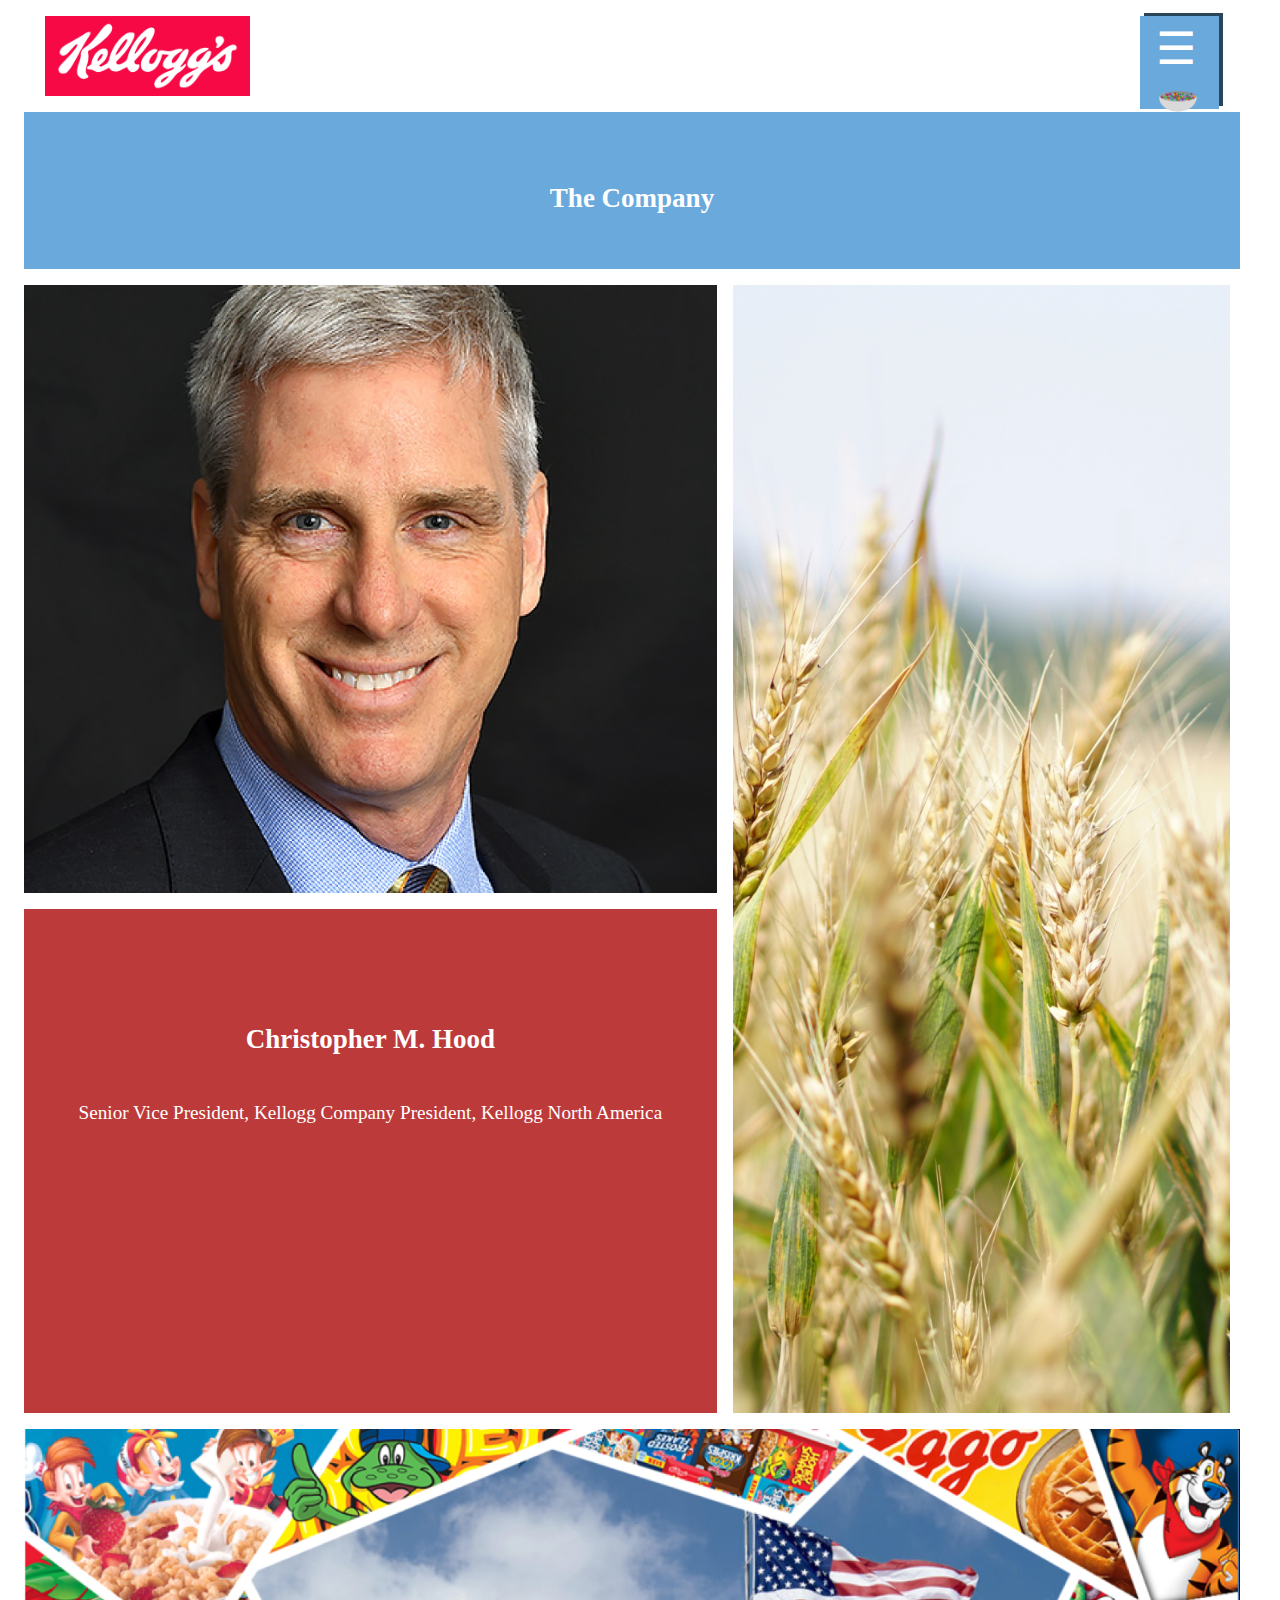
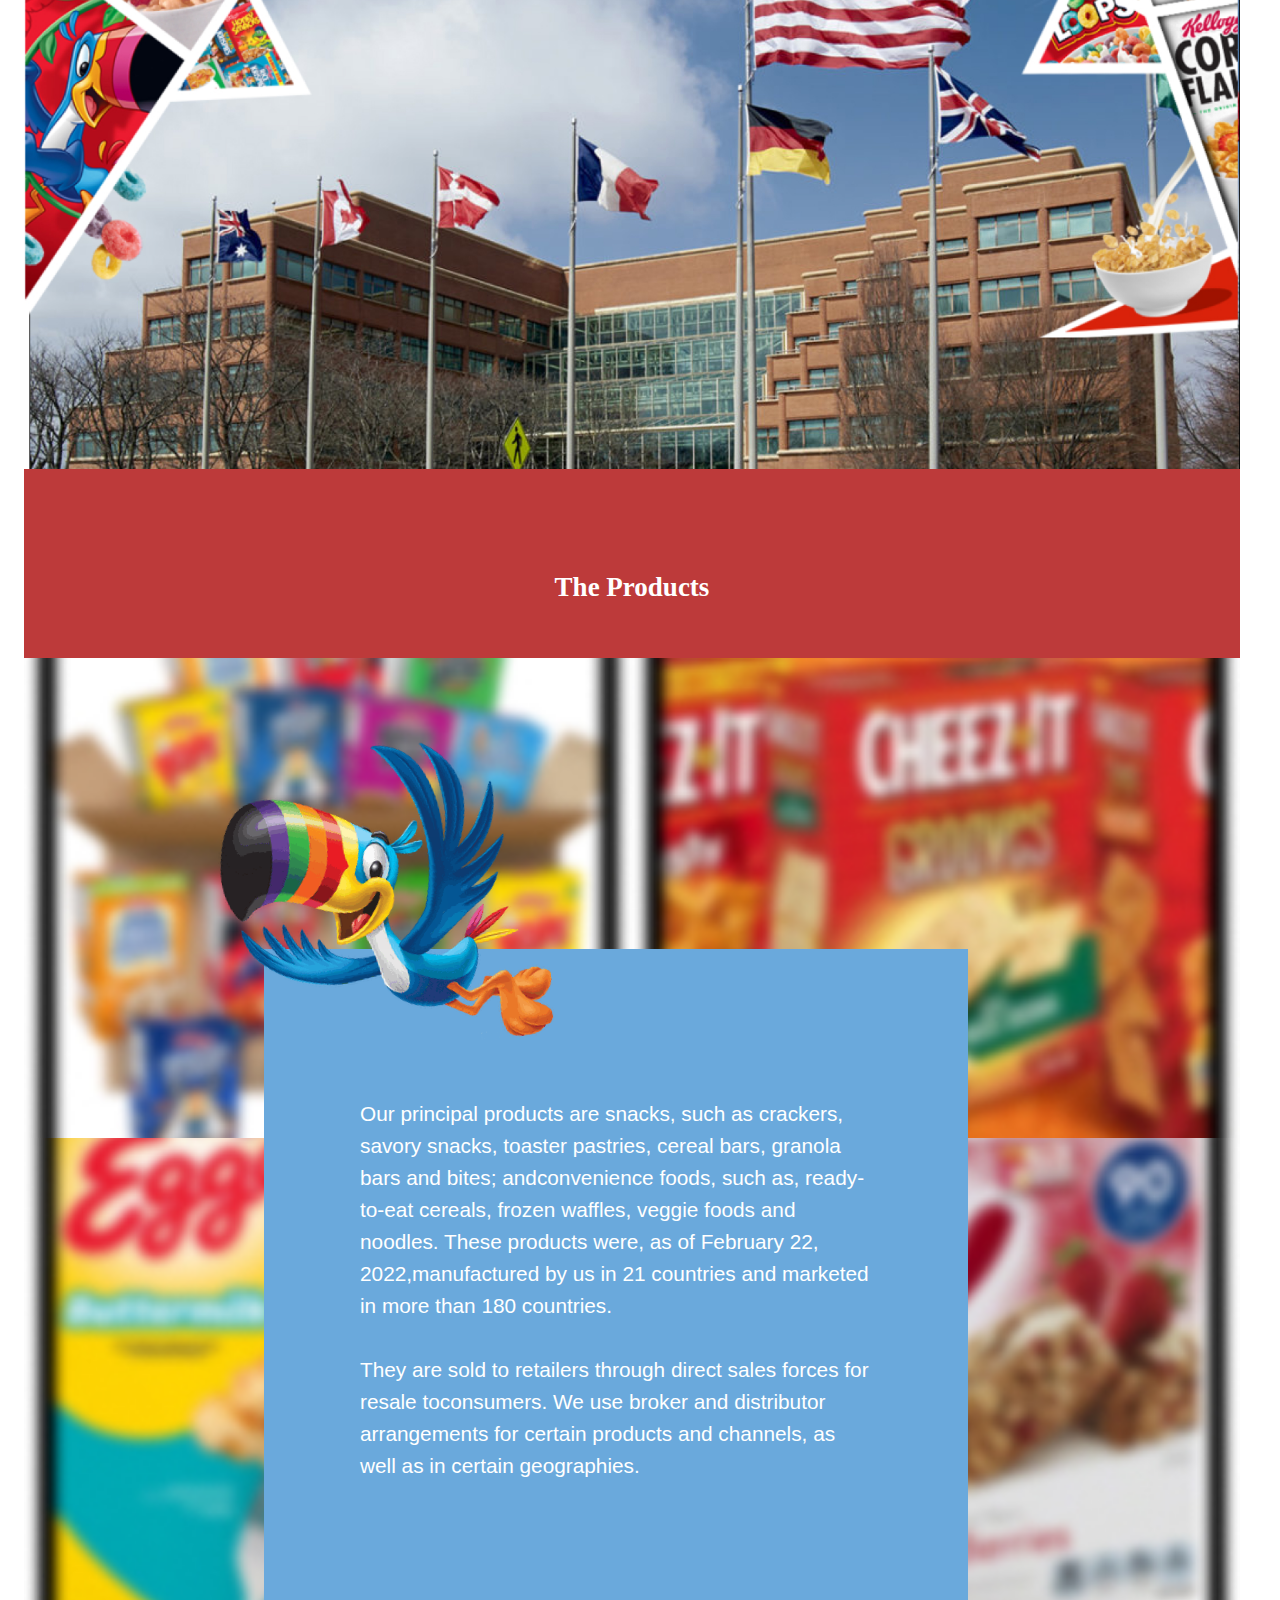
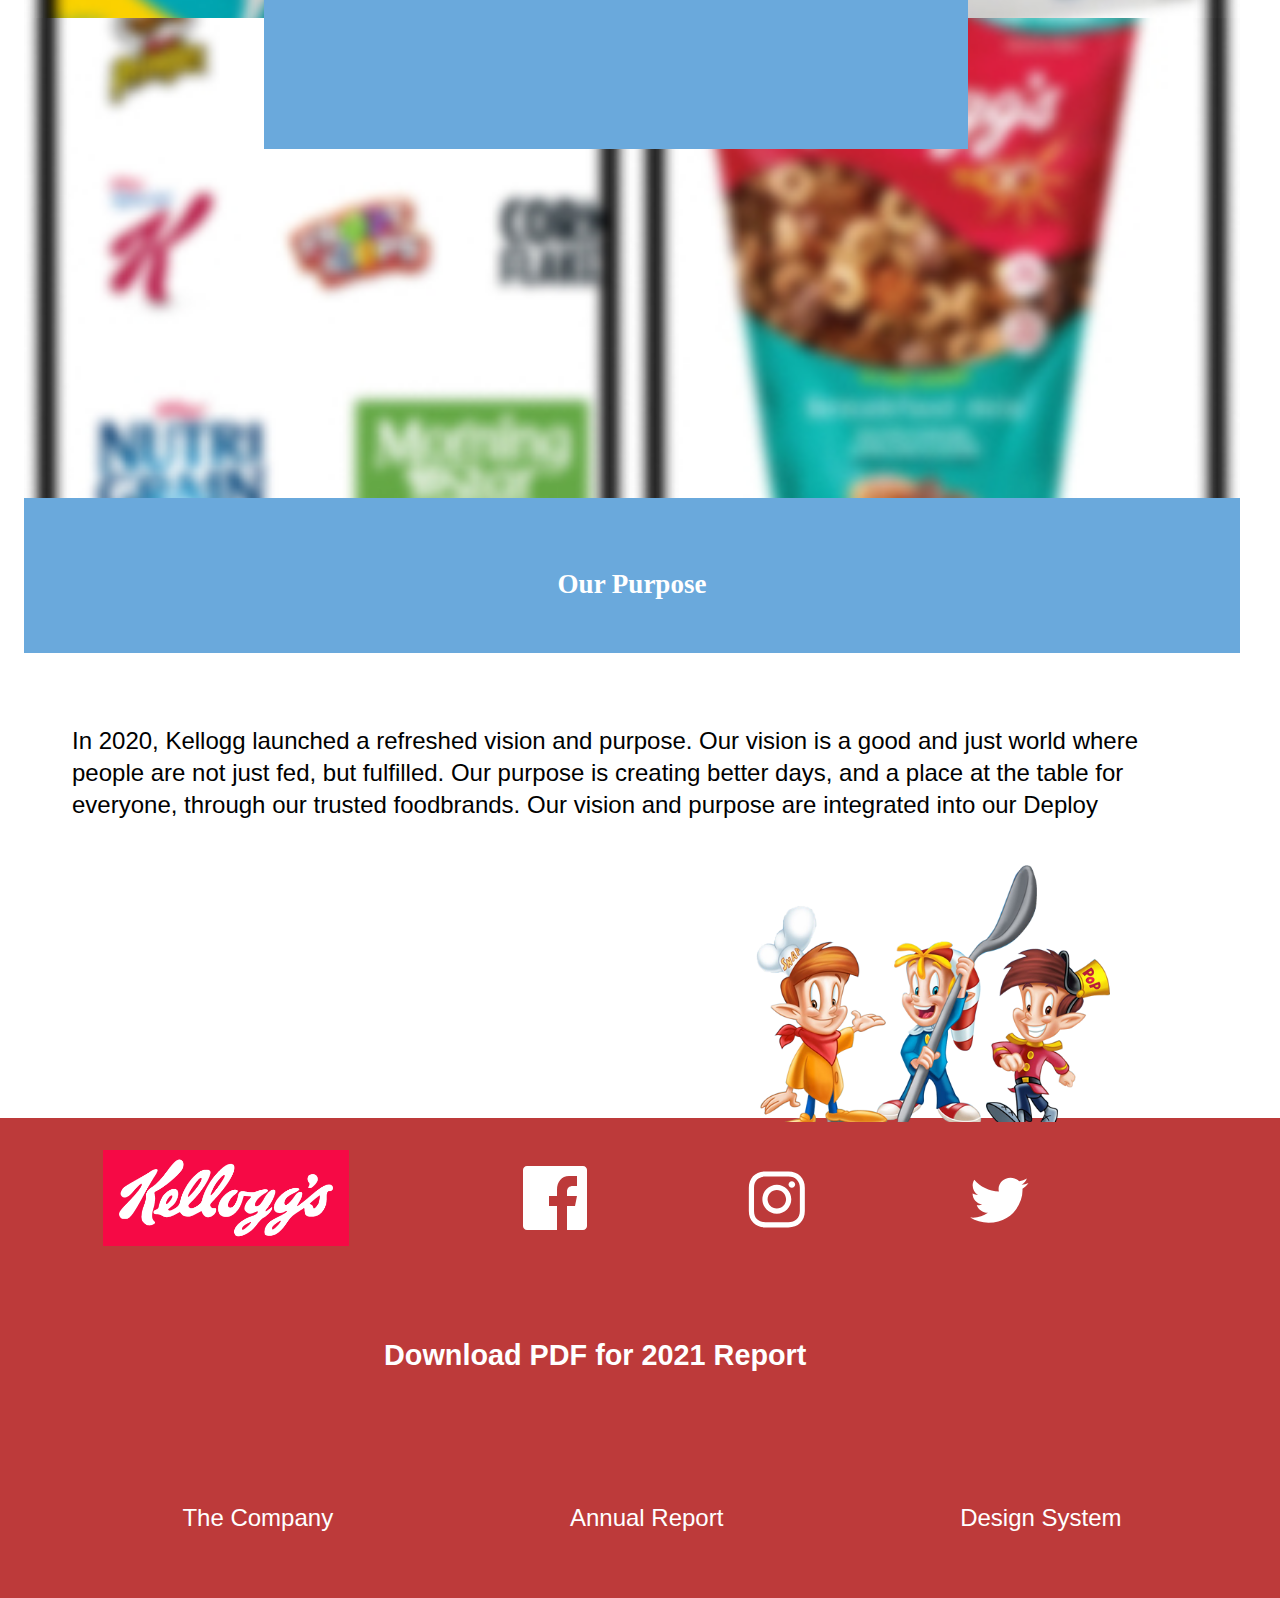
<file: index.html>
<!doctype html>
<html lang="en">
<head>
<meta charset="UTF-8">
<meta name="viewport" content="width=device-width, initial-scale=1">
	<link rel="stylesheet" href="styles/style.css">
	<link rel="stylesheet" href="https://unpkg.com/aos@next/dist/aos.css" />
<title>AnnualReport</title>
</head>
<body>
<section class="container">
<div id="myNav" class="overlay">
<a href="javascript:void(0)" class="closebtn" onclick="closeNav()">&times;</a>
<div class="logo"><img src="image/DesktopLogo.png" alt="Kellogg's logo"></div>
<div class="overlay-content">
<a href="index.html">Home</a>
<a href="annualreport.html">Annual Report</a>
<a href="designsystem.html">Design System</a>
</div>
<div class="cerealopen"></div>
<ul class="circles">
<li> </li>
<li></li>
<li></li>
<li></li>
<li></li>
<li></li>
<li></li>
<li></li>
<li></li>
<li></li>
<li></li>
<li></li>
</ul>
</div>
<nav>
<img src="image/DesktopLogo.png" alt="Kellogg's logo">
<div class="menu-icon">
<span style="margin-left:1rem;color:#fff; font-size:45px;cursor:pointer" onclick="openNav()">&#9776;</span>
<img src="image/Cerealbowl-Menu.png" alt="cereal bowl">
</div>
</nav>
 <script>
	  function openNav() {
		document.getElementById("myNav").style.display = "block";
	  }
	  
	  function closeNav() {
		document.getElementById("myNav").style.display = "none";
	  }
	  </script>
</section>
<section class="container">
<div class="grid-container">
	<div class="item1"><h2>The Company</h2></div>
	<div class="item2"></div>
	<div class="item3"><h1>Christopher M. Hood</h1><span>Senior Vice President, Kellogg Company

		President, Kellogg North America</span></div>  
	<div class="item4"></div>
	<div class="item5"></div>
  </div>
</section>
  <section class="container">
  <div class="grid-container2">
	<div class="product"><h2>The Products</h2></div>
	<div class="overlay-box"><p> Our principal products are snacks, such as crackers, savory snacks, toaster pastries, cereal bars, granola bars and bites; andconvenience foods, such as, ready-to-eat cereals, frozen waffles, veggie foods and noodles. These products were, as of February 22, 2022,manufactured by us in 21 countries and marketed in more than 180 countries. 

		<br><br>They are sold to retailers through direct sales forces for resale toconsumers. We use broker and distributor arrangements for certain products and channels, as well as in certain geographies.</p></div>
	<div class="bird" data-aos="slide-left"><img src="image/Toucan.png" alt="Mascot of Fruit loops, Toucan flying"></div>
	<div class="image1"></div>
	<div class="image2"></div>
	<div class="image3"></div>
	<div class="image4"></div>
	<div class="image5"></div>
	<div class="image6"></div>
	</div>
</section>
<section class="container">
	<div class="grid-coloumn2">
		<div class="purpose"><h2>Our Purpose</h2></div>
		<div class="box1"><p>In 2020, Kellogg launched a refreshed vision and purpose. Our vision is a good and just world where people are not just fed, but fulfilled. Our purpose is creating better days, and a place at the table for everyone, through our trusted foodbrands. Our vision and purpose are integrated into our Deploy </p></div>
		<div class="sticker" data-aos="slide-left"><img src="image/snapcrackle.png" alt="snap crackle pop mascot of rice crispies sliding in"></div>
		</div>
</section>
<footer>
<div class="container socialM">
<img src="image/DesktopLogo.png" alt="Kellogg's logo">
<img src="image/Mobileimage/facebook.svg" alt="facebook">
<img src="image/Mobileimage/instagram.svg" alt="instagram">
<img src="image/Mobileimage/twitter.svg" alt="twitter">
</div>
<h3>Download PDF for 2021 Report</h3>
<div class="container">
<ol>
<li><a href="index.html">The Company</a></li>
<li><a href="annualreport.html">Annual Report</a></li>
<li><a href="designsystem.html">Design System</a></li>
</ol>
</div>
</footer>
<script src="https://unpkg.com/aos@next/dist/aos.js"></script>
<script>
  AOS.init();
</script>
</body>
</html>
</file>
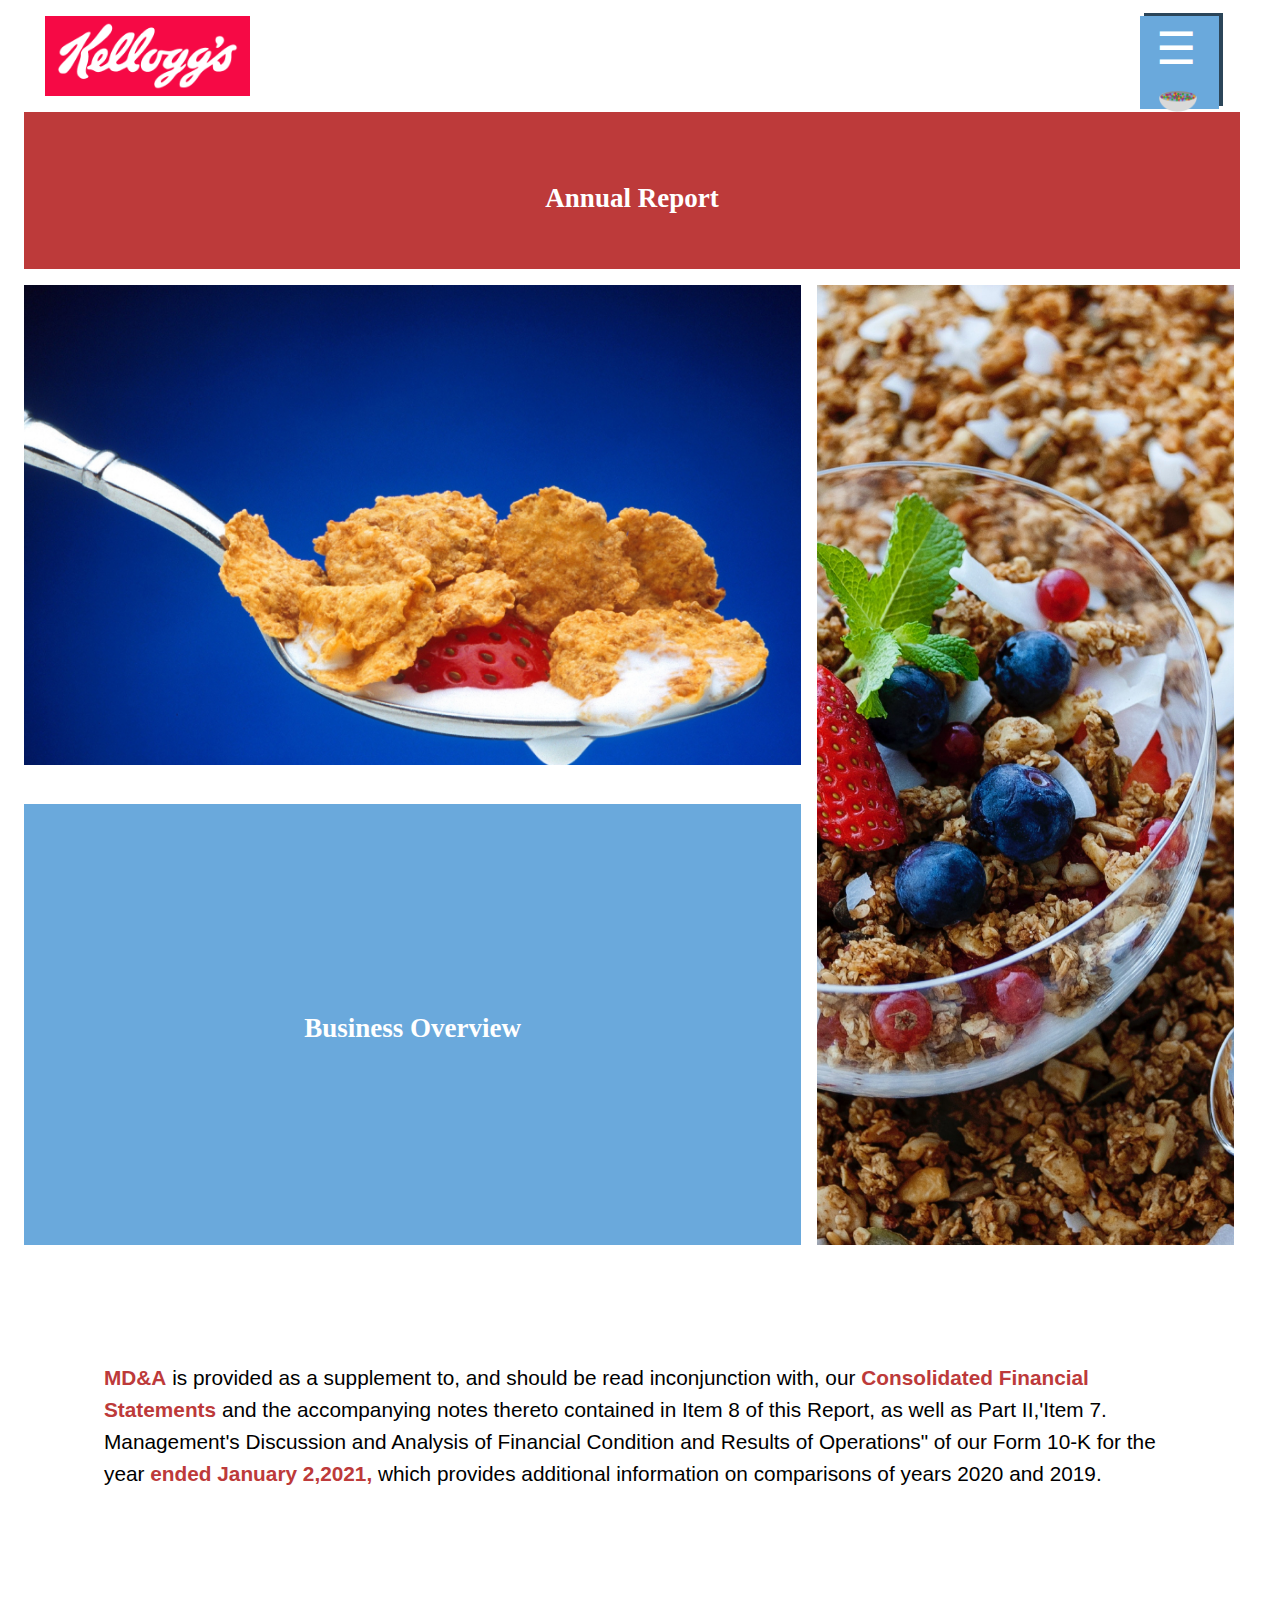
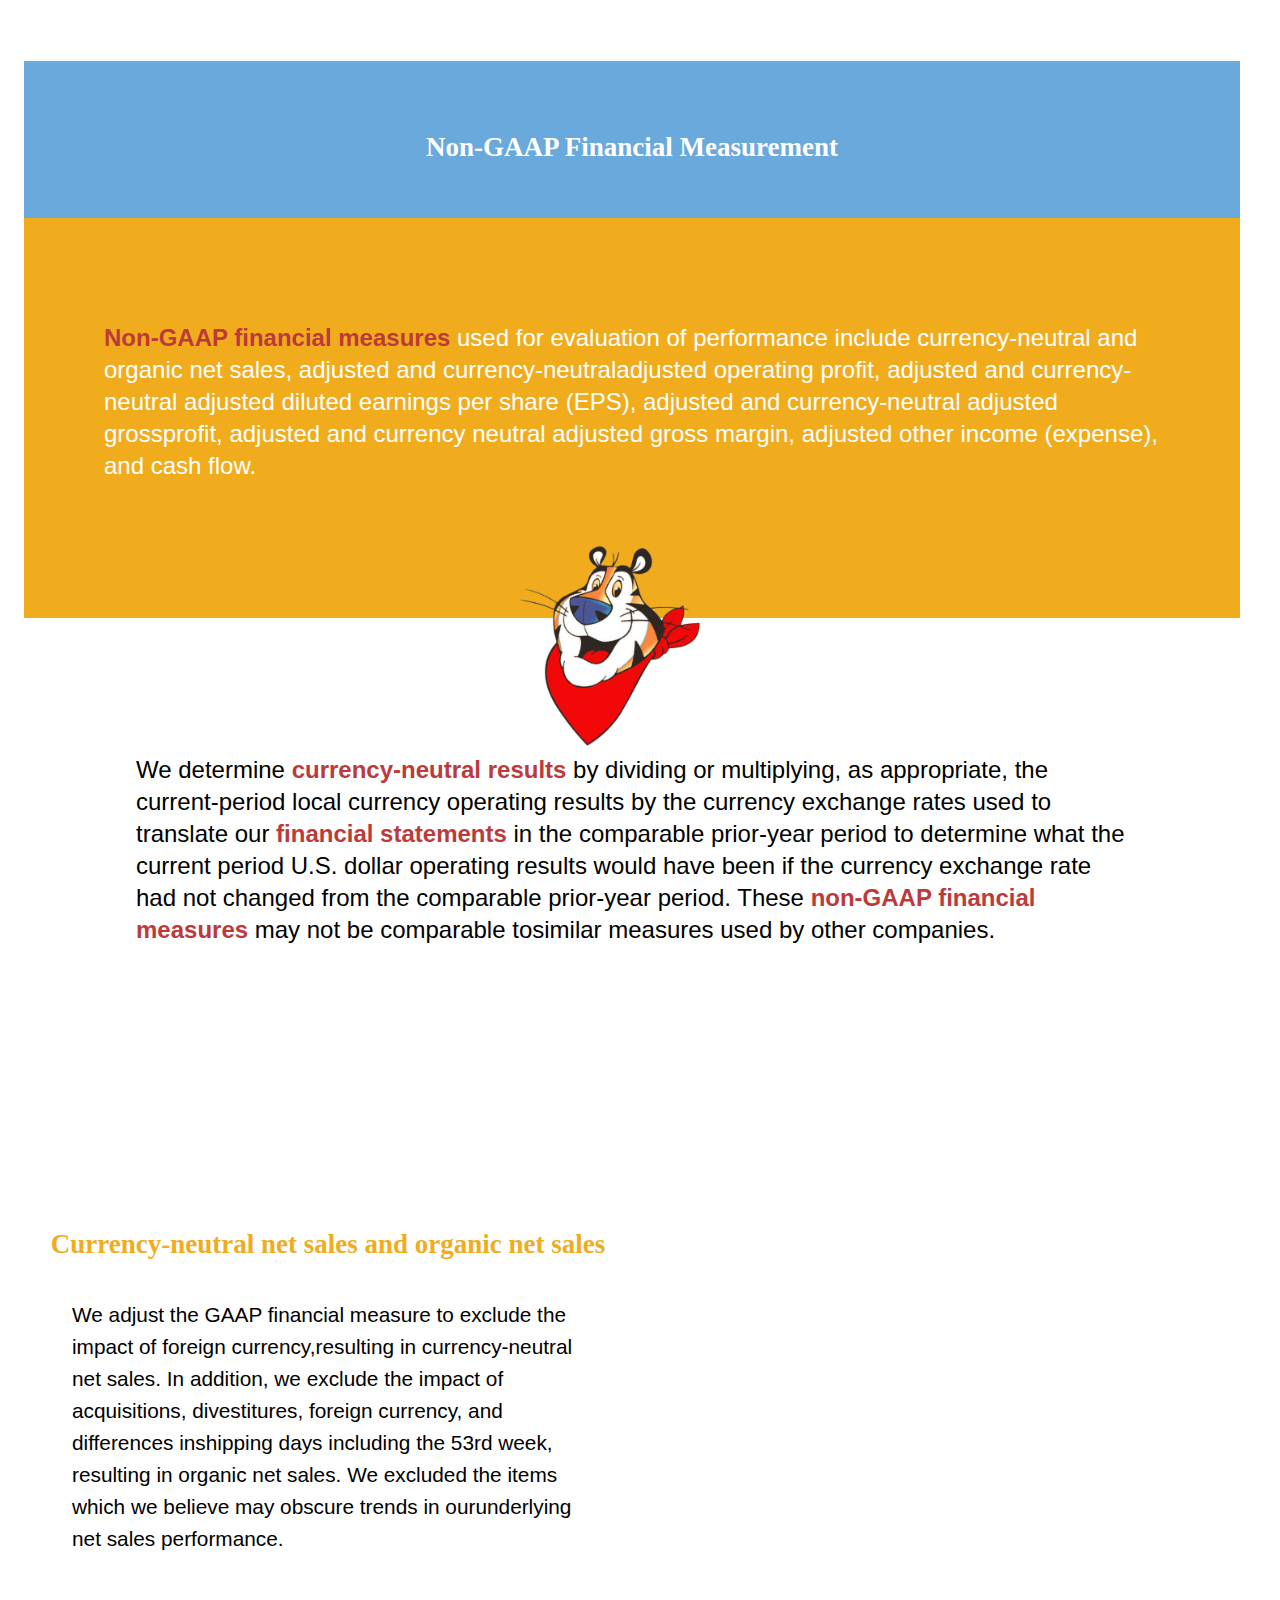
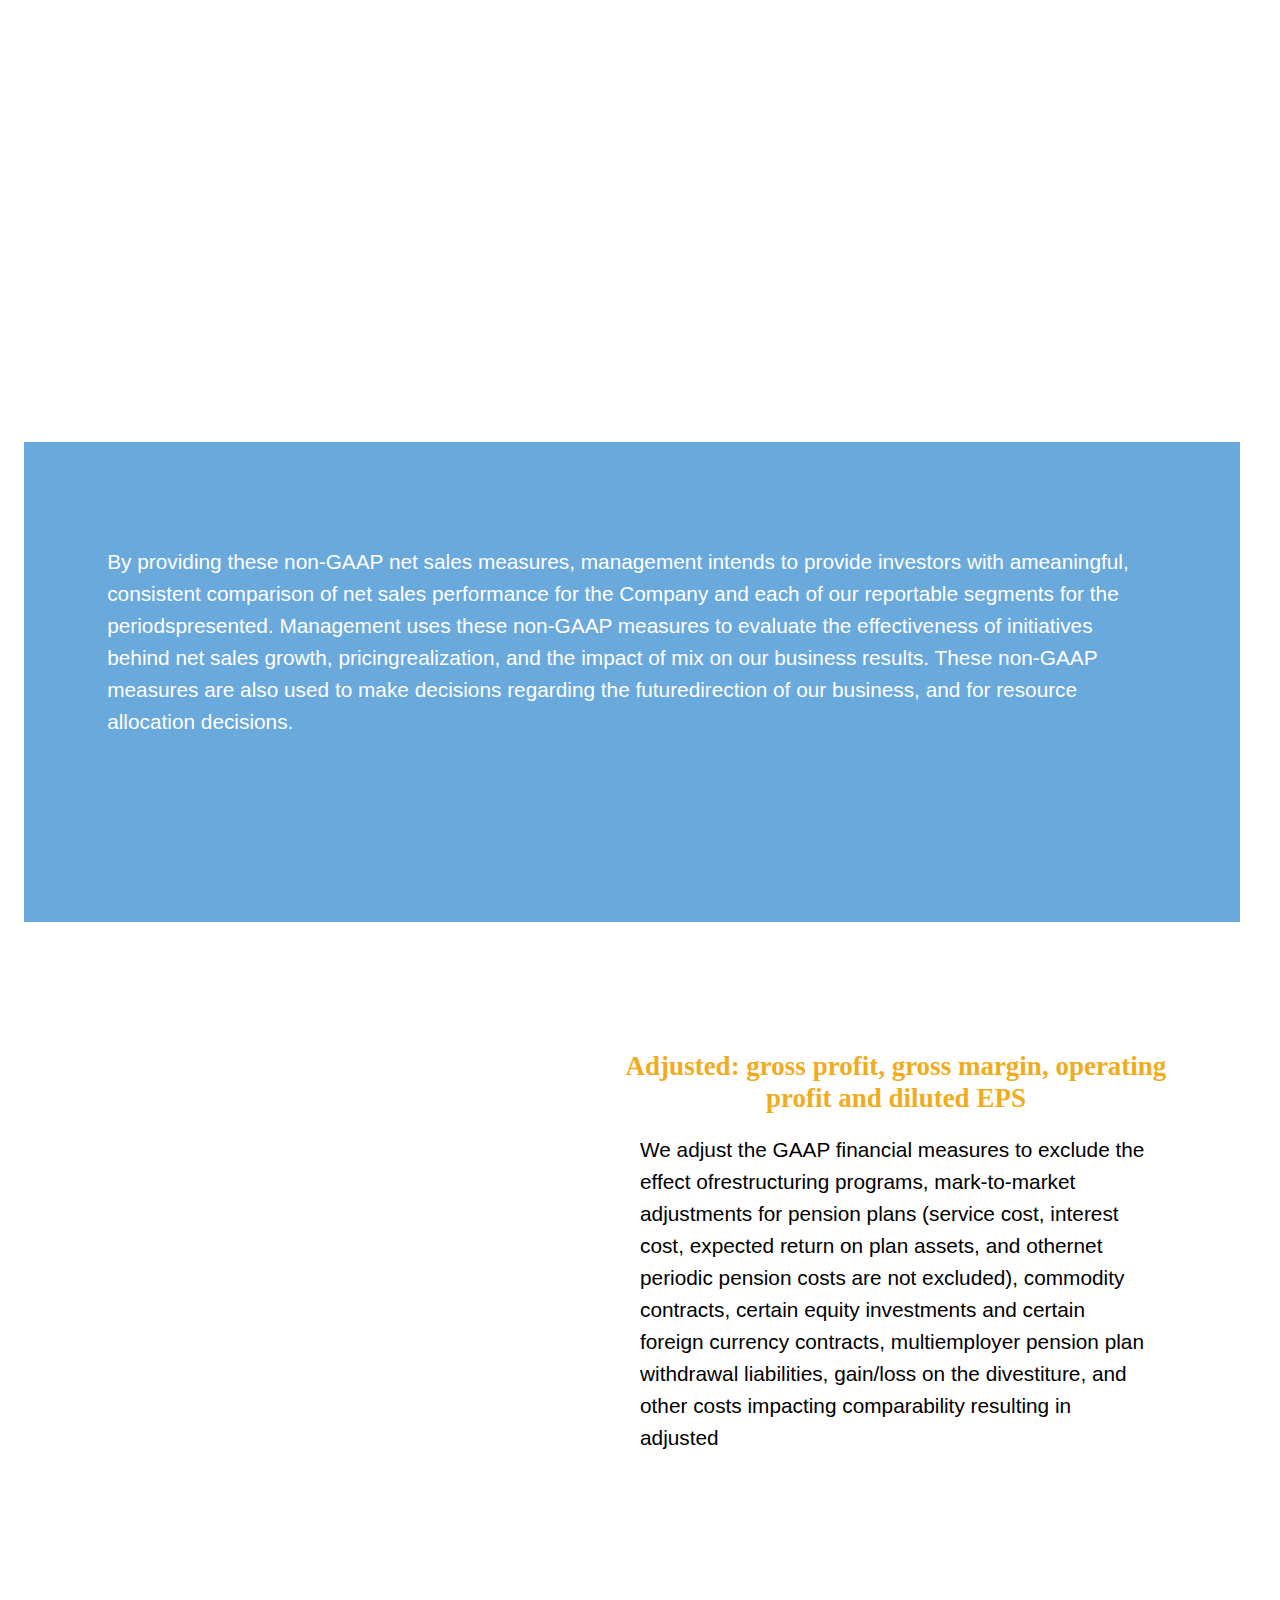
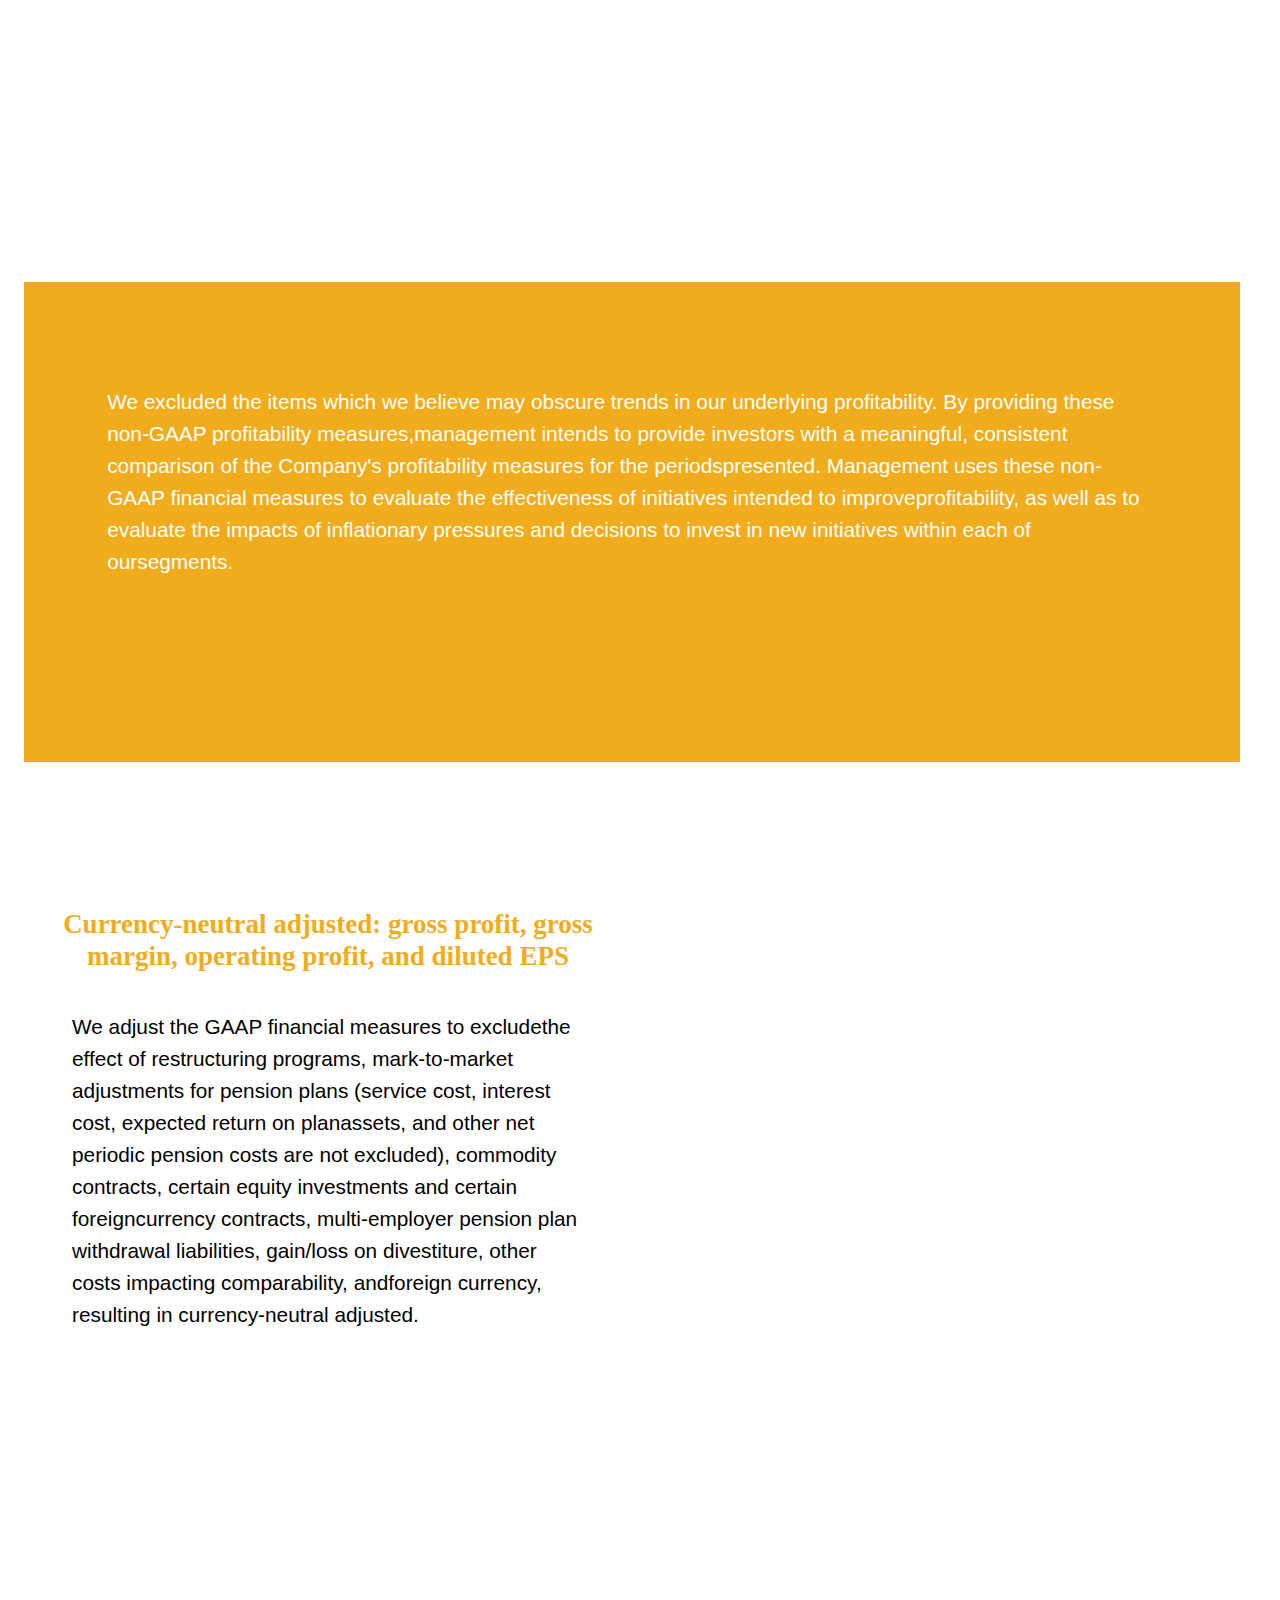
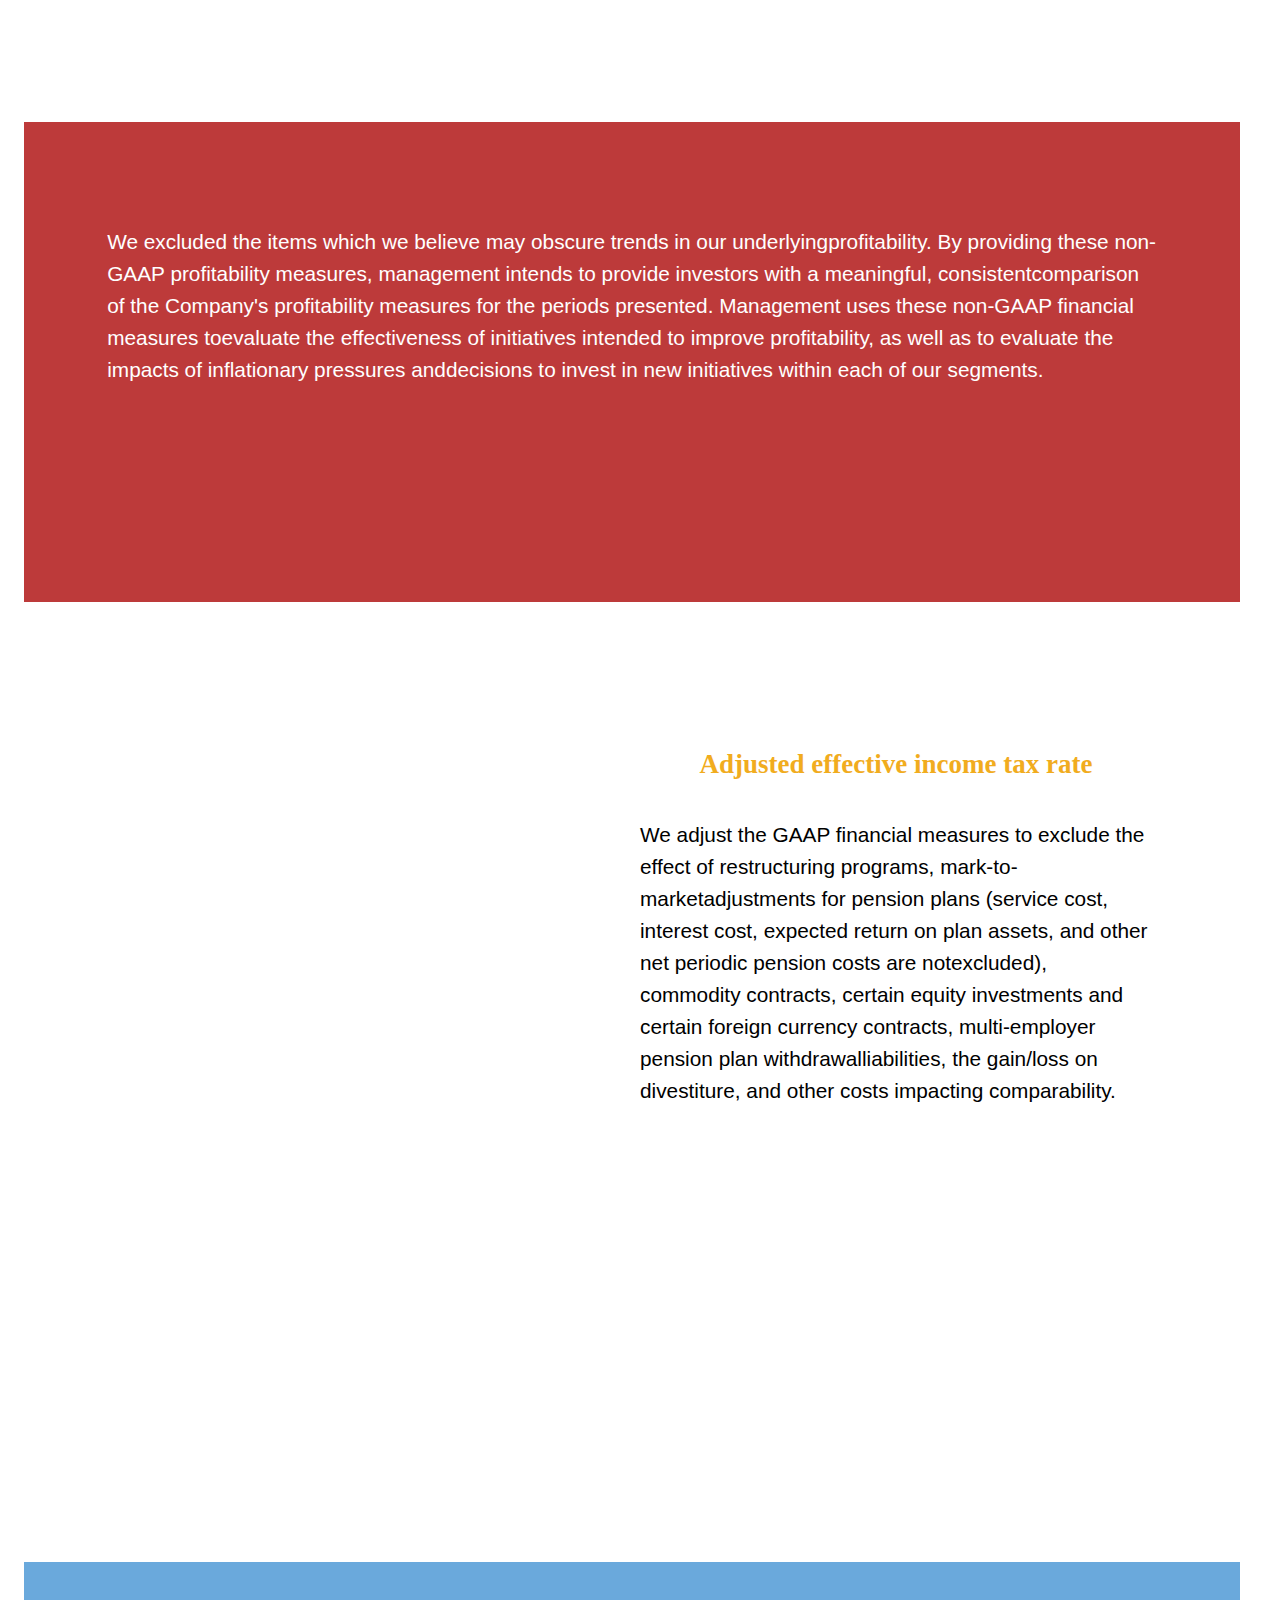
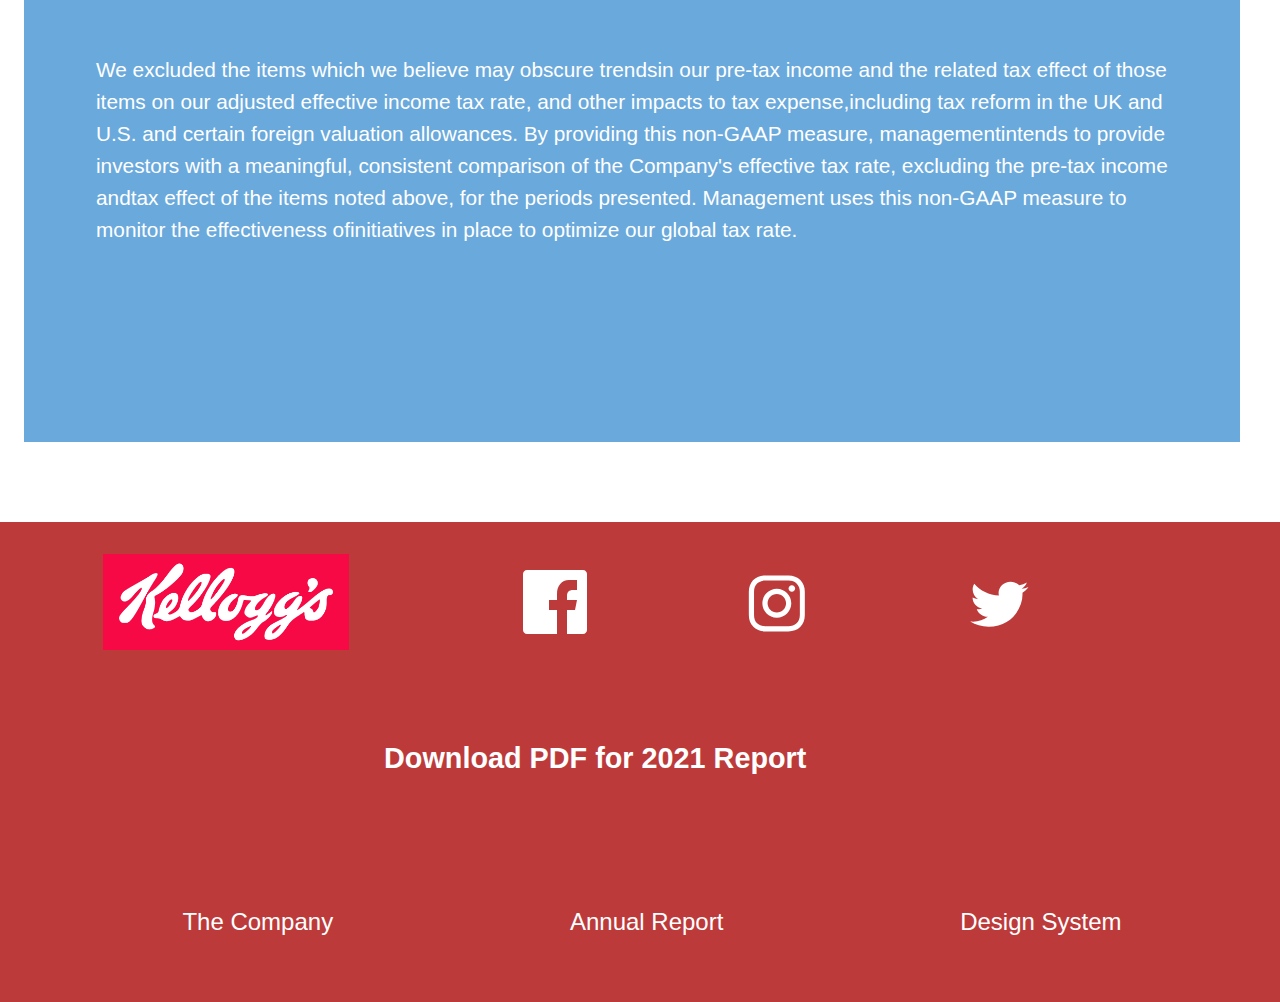
<file: annualreport.html>
<!doctype html>
<html lang="en">
<head>
<meta charset="UTF-8">
<meta name="viewport" content="width=device-width, initial-scale=1">
	<link rel="stylesheet" href="styles/style.css">
    <link rel="stylesheet" href="https://unpkg.com/aos@next/dist/aos.css" />
<title>AnnualReport</title>
</head>
<body>
    <section class="container">
        <div id="myNav" class="overlay">
        <a href="javascript:void(0)" class="closebtn" onclick="closeNav()">&times;</a>
        <div class="logo"><img src="image/DesktopLogo.png" alt="Kellogg's logo"></div>
        <div class="overlay-content">
            <a href="index.html">Home</a>
            <a href="annualreport.html">Annual Report</a>
            <a href="designsystem.html">Design System</a>
        </div>
        <div class="cerealopen"></div>
        <ul class="circles">
        <li> </li>
        <li></li>
        <li></li>
        <li></li>
        <li></li>
        <li></li>
        <li></li>
        <li></li>
        <li></li>
        <li></li>
        <li></li>
        </ul>
        </div>
        <nav>
        <img src="image/DesktopLogo.png" alt="Kellogg's logo">
        <div class="menu-icon">
        <span style="margin-left:1rem;color:#fff; font-size:45px;cursor:pointer" onclick="openNav()">&#9776;</span>
        <img src="image/Cerealbowl-Menu.png" alt="cereal bowl">
        </div>
        </nav>
         <script>
              function openNav() {
                document.getElementById("myNav").style.display = "block";
              }
              
              function closeNav() {
                document.getElementById("myNav").style.display = "none";
              }
              </script>
        </section>
<section class="container">
    <div class="grid-container">
        <div class="item-box1"><h2>Annual Report</h2></div>
        <div class="item-box2"></div>
        <div class="item-box3"><h1>Business Overview</h1></div>  
        <div class="item-box4"></div>
        <div class="item-box5"><p><strong>MD&A</strong> is provided as a supplement to, and should be read inconjunction with, our <strong>Consolidated Financial Statements</strong> and the accompanying notes thereto contained in Item 8 of this Report, as well as Part II,'Item 7. Management's Discussion and Analysis of Financial Condition and Results of Operations" of our Form 10-K for the year <strong>ended January 2,2021,</strong> which provides additional information on comparisons of years 2020 and 2019.</p></div>
      </div>   
</section>
<section class="container">
	<div class="grid-coloumn">
		<div class="purpose"><h2> Non-GAAP
            Financial Measurement</h2></div>
		<div class="box1-1"><p><strong>Non-GAAP financial measures</strong> used for evaluation of performance include currency-neutral and organic net sales, adjusted and currency-neutraladjusted operating profit, adjusted and currency-neutral adjusted diluted earnings per share (EPS), adjusted and currency-neutral adjusted grossprofit, adjusted and currency neutral adjusted gross margin, adjusted other income (expense), and cash flow. </p> <div class="tiger"><img src="image/Tiger.png" alt="The head of Tony the tiger wearing a bandana around his neck"></div></div>
        <div class="box2"><p>We determine <strong>currency-neutral results</strong> by dividing or multiplying, as appropriate, the current-period local currency operating results by the currency exchange rates used to translate our <strong>financial statements</strong> in the comparable prior-year period to determine what the current period U.S. dollar operating results would have been if the currency exchange rate had not changed from the comparable prior-year period. These <strong>non-GAAP financial measures</strong> may not be comparable tosimilar measures used by other companies. </p></div>
</div>
    </section>
<section class="container">
<div class="border-box flex2">
    <h1>Currency-neutral net sales and organic net sales</h1>
    <p>We adjust the GAAP financial measure to exclude the impact of foreign currency,resulting in currency-neutral net sales. In addition, we exclude the impact of acquisitions, divestitures, foreign currency, and differences inshipping days including the 53rd week, resulting in organic net sales. We excluded the items which we believe may obscure trends in ourunderlying net sales performance.</p>
    <div class="captain flex-item" data-aos="fade-up"><img src="image/Captain.png" alt="Captain Crunch is sliding up saying hello"></div>
</div>
<div class="border-horizontal">
    <p> By providing these non-GAAP net sales measures, management intends to provide investors with ameaningful, consistent comparison of net sales performance for the Company and each of our reportable segments for the periodspresented. Management uses these non-GAAP measures to evaluate the effectiveness of initiatives behind net sales growth, pricingrealization, and the impact of mix on our business results. These non-GAAP measures are also used to make decisions regarding the futuredirection of our business, and for resource allocation decisions.</p>
</div>
<div class="mascots" data-aos="fade-up"><img src="image/Mascots3.png" alt="Tony the Tiger, Toucan, and cinnamon toast crunch is sliding in to welcome you"></div>
<div class="border-box2">
    <h1>Adjusted: gross profit, gross margin, operating profit and diluted EPS</h1>
    <p>We adjust the GAAP financial measures to exclude the effect ofrestructuring programs, mark-to-market adjustments for pension plans (service cost, interest cost, expected return on plan assets, and othernet periodic pension costs are not excluded), commodity contracts, certain equity investments and certain foreign currency contracts, multiemployer pension plan withdrawal liabilities, gain/loss on the divestiture, and other costs impacting comparability resulting in adjusted</p>
</div>
<div class="border-horizontal-yellow">
    <p> We excluded the items which we believe may obscure trends in our underlying profitability. By providing these non-GAAP profitability measures,management intends to provide investors with a meaningful, consistent comparison of the Company's profitability measures for the periodspresented. Management uses these non-GAAP financial measures to evaluate the effectiveness of initiatives intended to improveprofitability, as well as to evaluate the impacts of inflationary pressures and decisions to invest in new initiatives within each of oursegments.</p>
</div>
<div class="border-box3 flex2">
    <h1>Currency-neutral adjusted: gross profit, gross margin, operating profit, and diluted EPS</h1>
    <p>We adjust the GAAP financial measures to excludethe effect of restructuring programs, mark-to-market adjustments for pension plans (service cost, interest cost, expected return on planassets, and other net periodic pension costs are not excluded), commodity contracts, certain equity investments and certain foreigncurrency contracts, multi-employer pension plan withdrawal liabilities, gain/loss on divestiture, other costs impacting comparability, andforeign currency, resulting in currency-neutral adjusted. </p>
    <div class="toast flex-item" data-aos="fade-up"><img src="image/toast.png" alt="cinnamon toast crunch is waving hello to you"></div>
</div>
<div class="border-horizontal-red">
    <p> We excluded the items which we believe may obscure trends in our underlyingprofitability. By providing these non-GAAP profitability measures, management intends to provide investors with a meaningful, consistentcomparison of the Company's profitability measures for the periods presented. Management uses these non-GAAP financial measures toevaluate the effectiveness of initiatives intended to improve profitability, as well as to evaluate the impacts of inflationary pressures anddecisions to invest in new initiatives within each of our segments.</p>
</div>
<div class="border-box4 flex-reverse">
    <h1>Adjusted effective income tax rate</h1>
    <p>We adjust the GAAP financial measures to exclude the effect of restructuring programs, mark-to-marketadjustments for pension plans (service cost, interest cost, expected return on plan assets, and other net periodic pension costs are notexcluded), commodity contracts, certain equity investments and certain foreign currency contracts, multi-employer pension plan withdrawalliabilities, the gain/loss on divestiture, and other costs impacting comparability. </p>
    <div class="frog flex-item2" data-aos="zoom-in"><img src="image/frog.png" alt="A frog who is the mascot of Honey Smacks zooms in to wave hello to you"></div>
</div>
<div class="border-horizontal-blue">
    <p> We excluded the items which we believe may obscure trendsin our pre-tax income and the related tax effect of those items on our adjusted effective income tax rate, and other impacts to tax expense,including tax reform in the UK and U.S. and certain foreign valuation allowances. By providing this non-GAAP measure, managementintends to provide investors with a meaningful, consistent comparison of the Company's effective tax rate, excluding the pre-tax income andtax effect of the items noted above, for the periods presented. Management uses this non-GAAP measure to monitor the effectiveness ofinitiatives in place to optimize our global tax rate.</p>
</div>
</section>
<footer>
    <div class="container socialM">
    <img src="image/DesktopLogo.png" alt="Kellogg's logo">
    <img src="image/Mobileimage/facebook.svg" alt="facebook">
    <img src="image/Mobileimage/instagram.svg" alt="instagram">
    <img src="image/Mobileimage/twitter.svg" alt="twitter">
    </div>
    <h3>Download PDF for 2021 Report</h3>
    <div class="container">
    <ol>
        <li><a href="index.html">The Company</a></li>
        <li><a href="annualreport.html">Annual Report</a></li>
        <li><a href="designsystem.html">Design System</a></li>
    </ol>
    </div>
    </footer>
    <script src="https://unpkg.com/aos@next/dist/aos.js"></script>
<script>
  AOS.init();
</script>
    </body>
    </html>
</file>
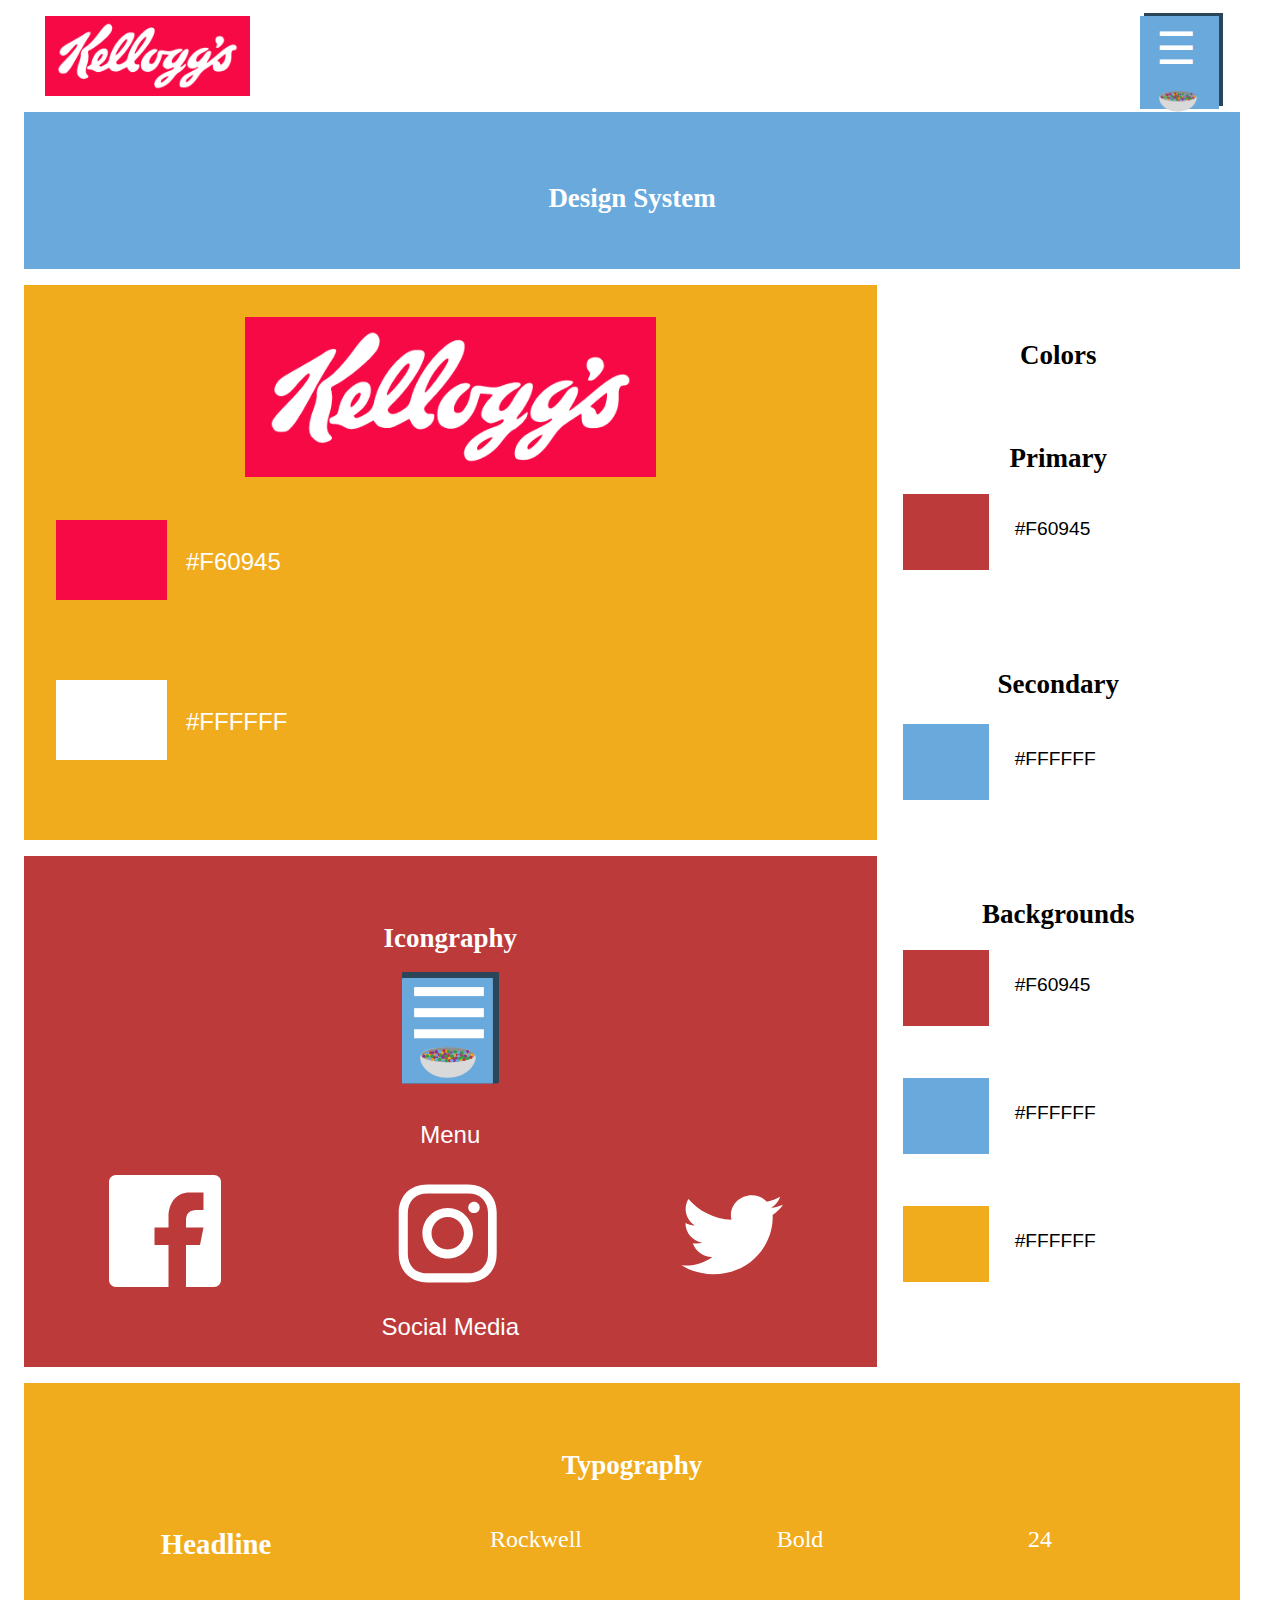
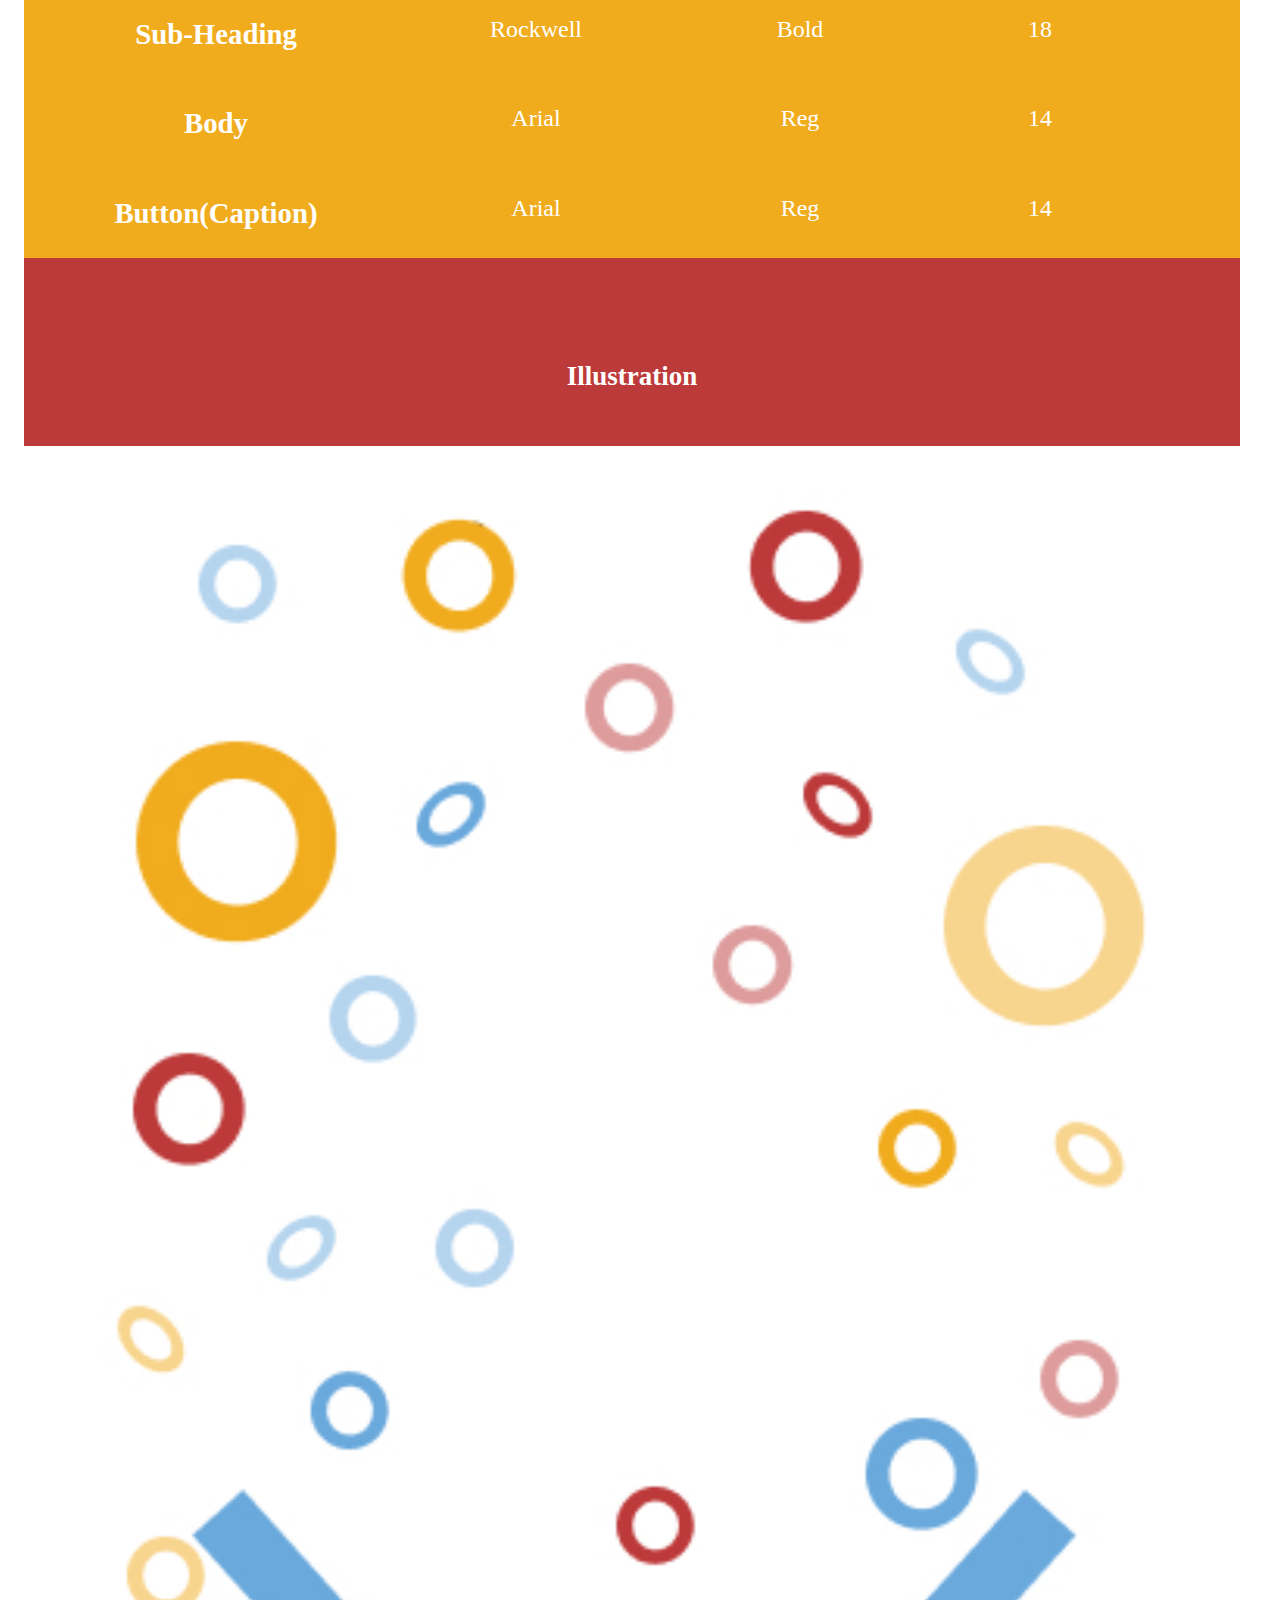
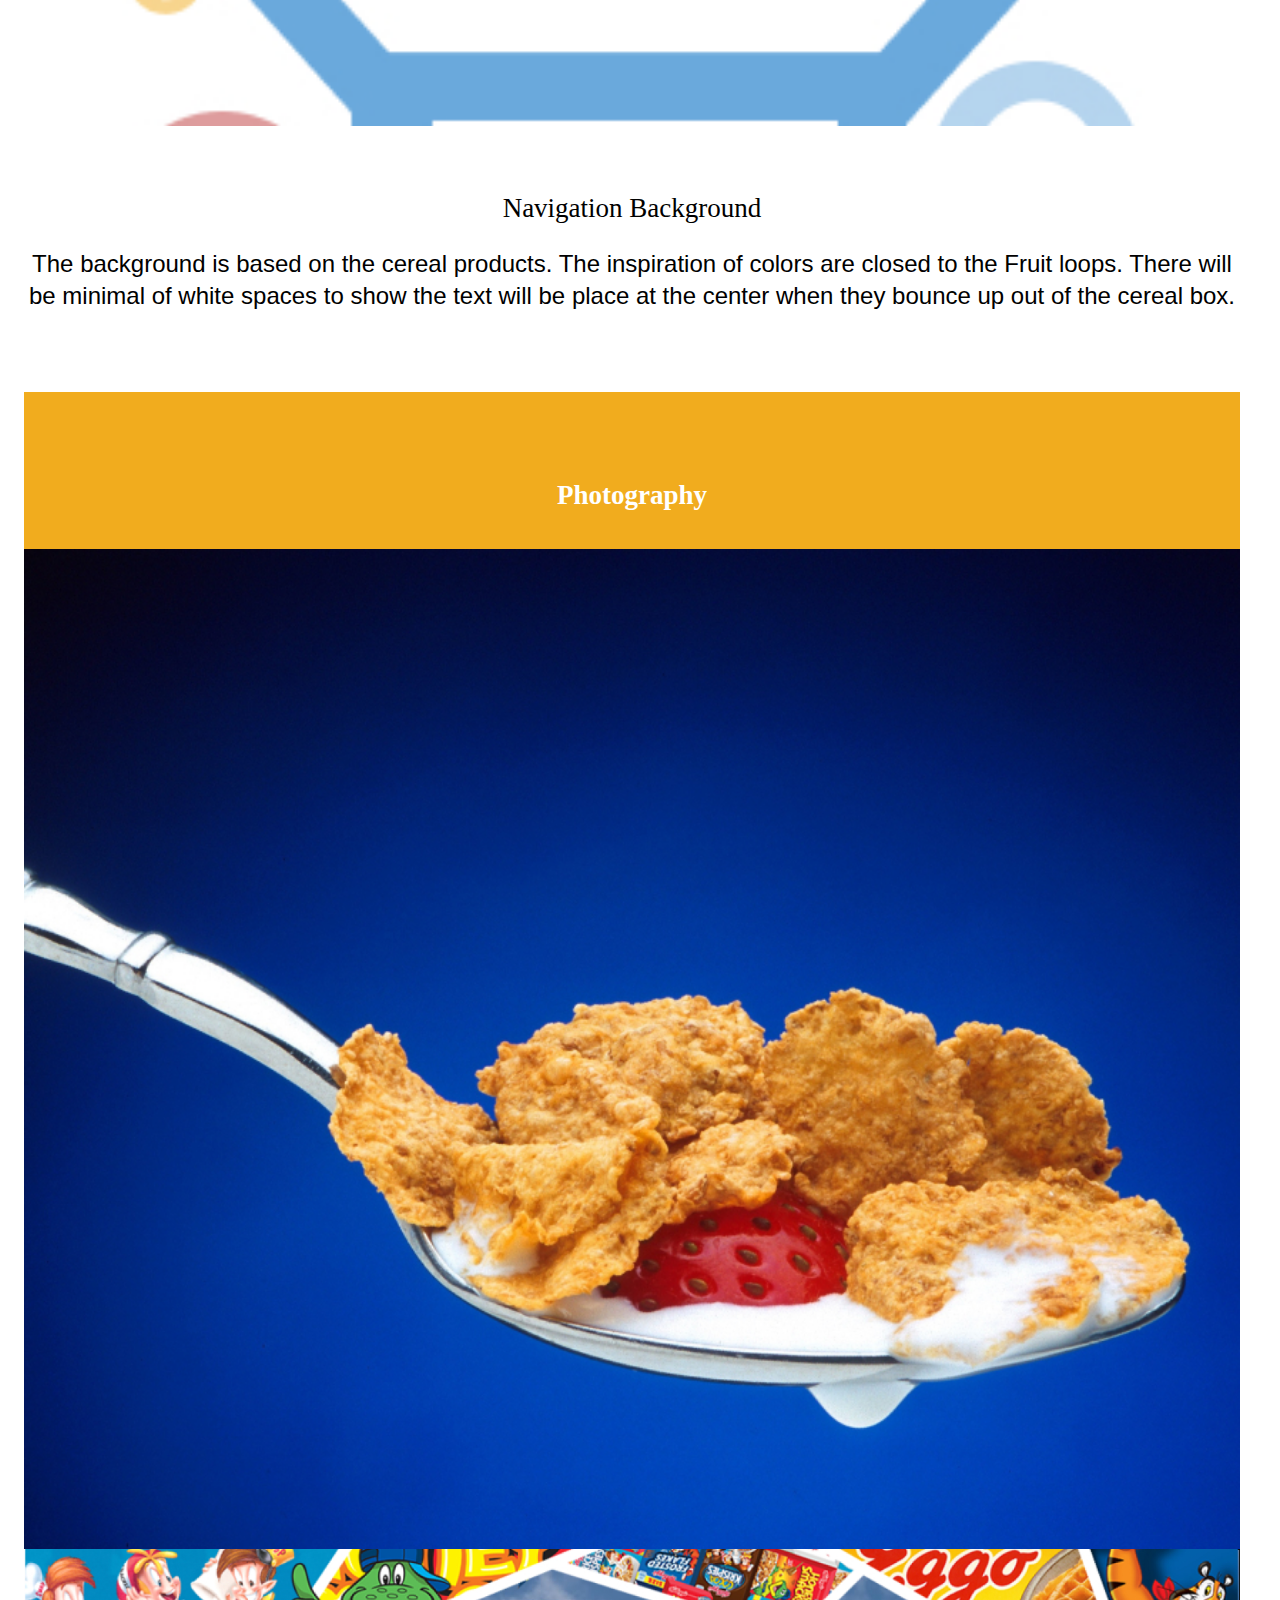
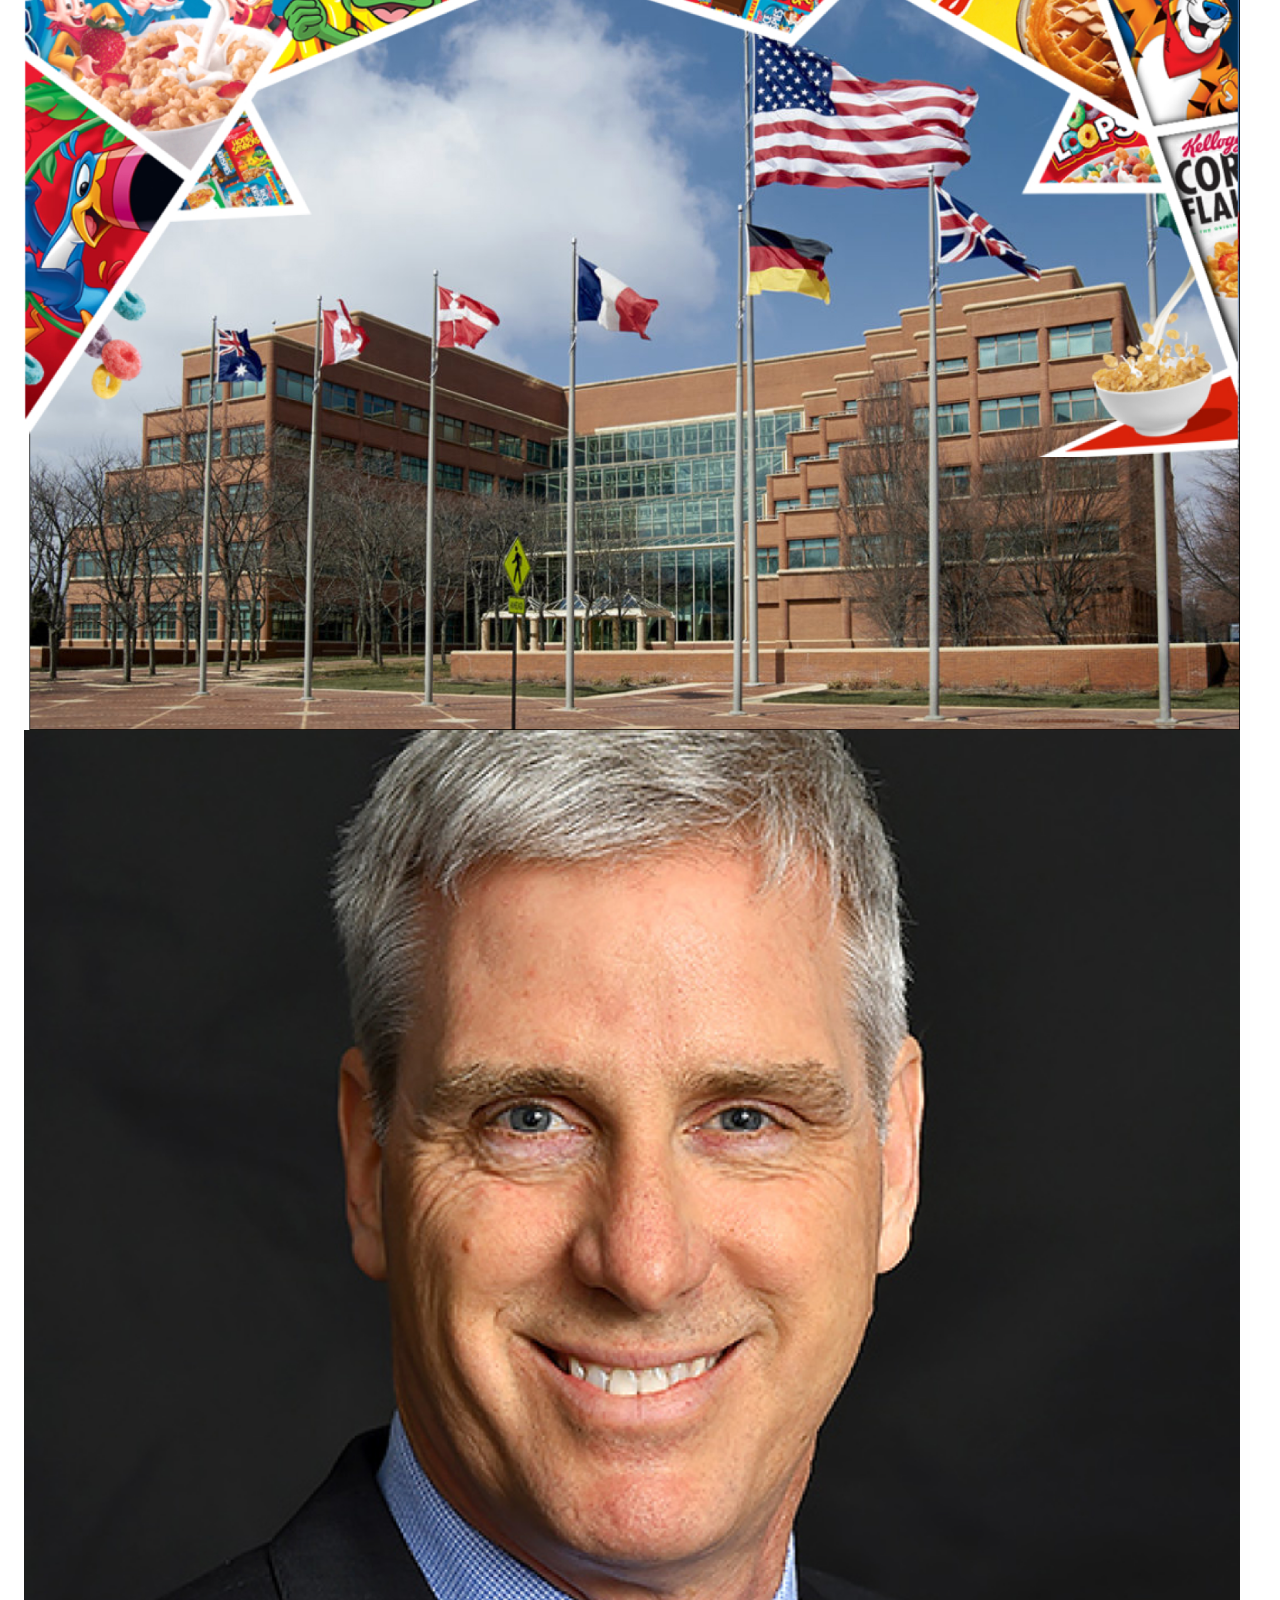
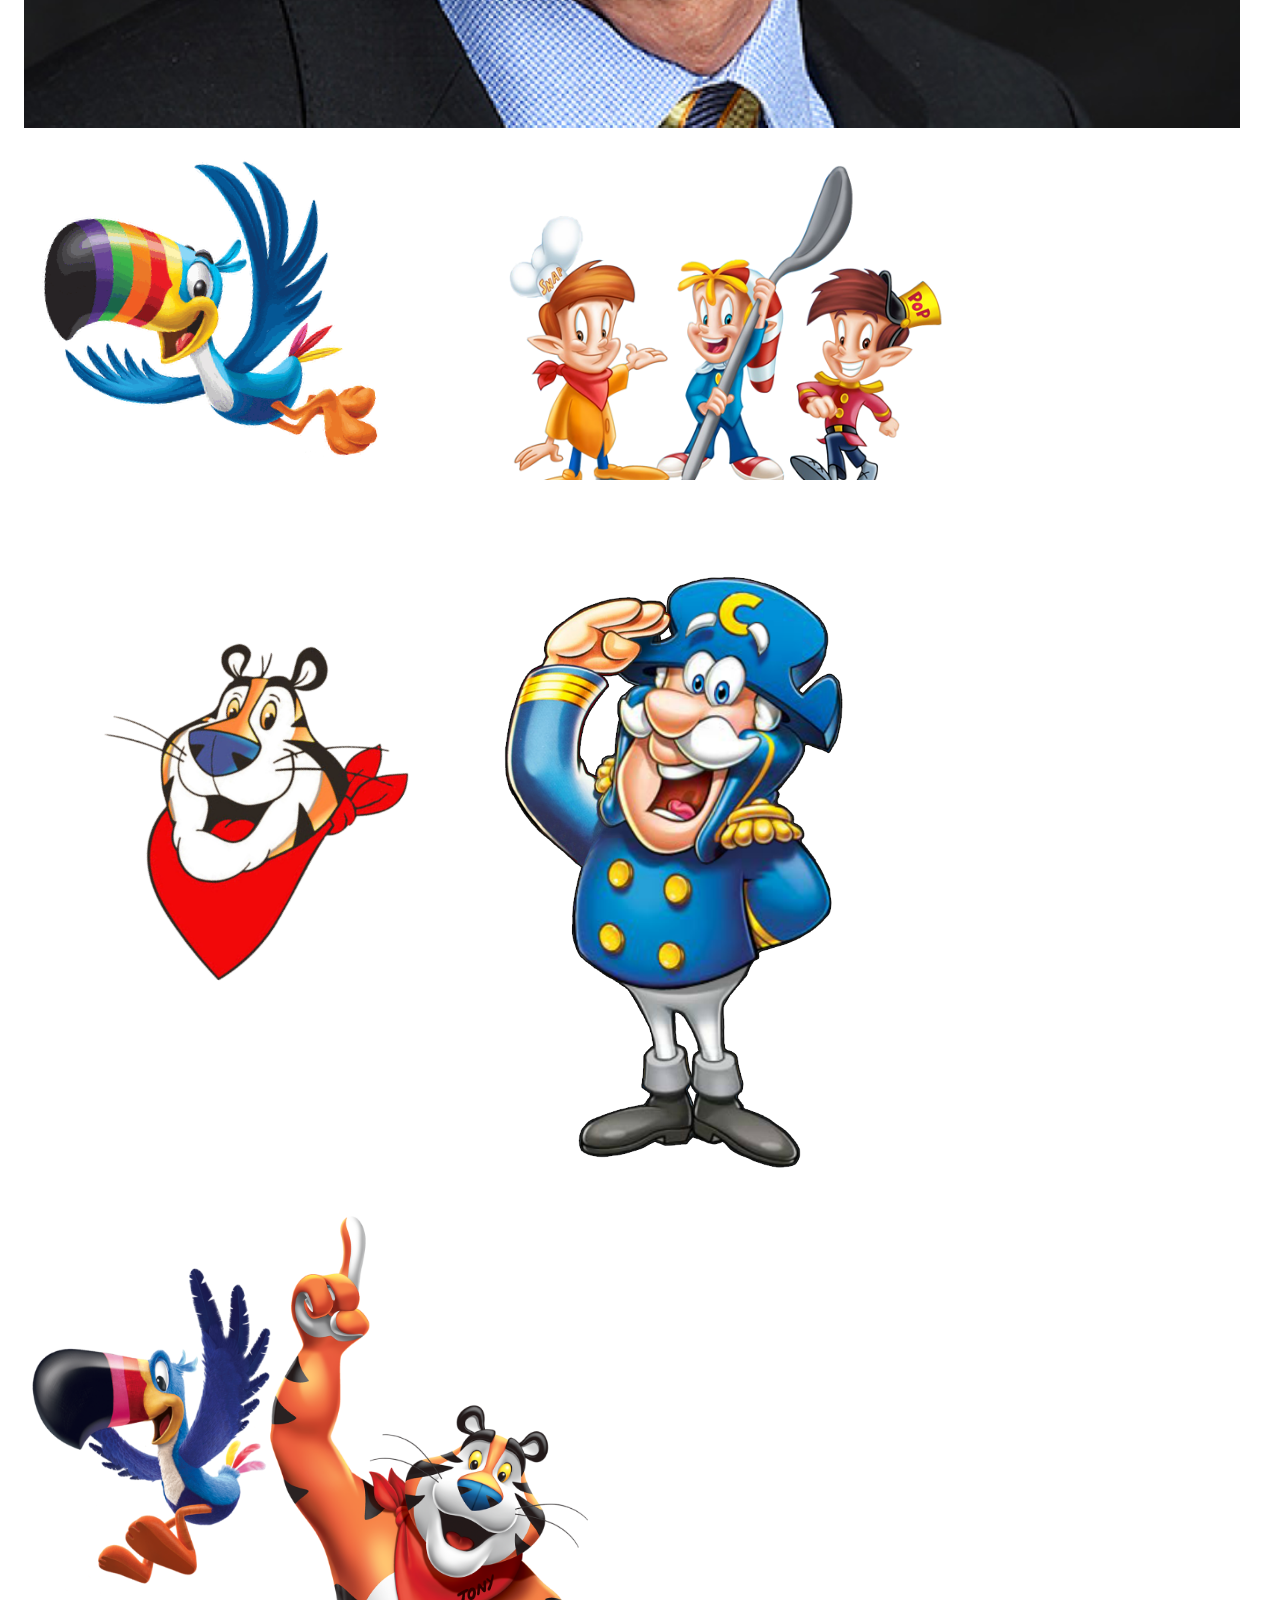
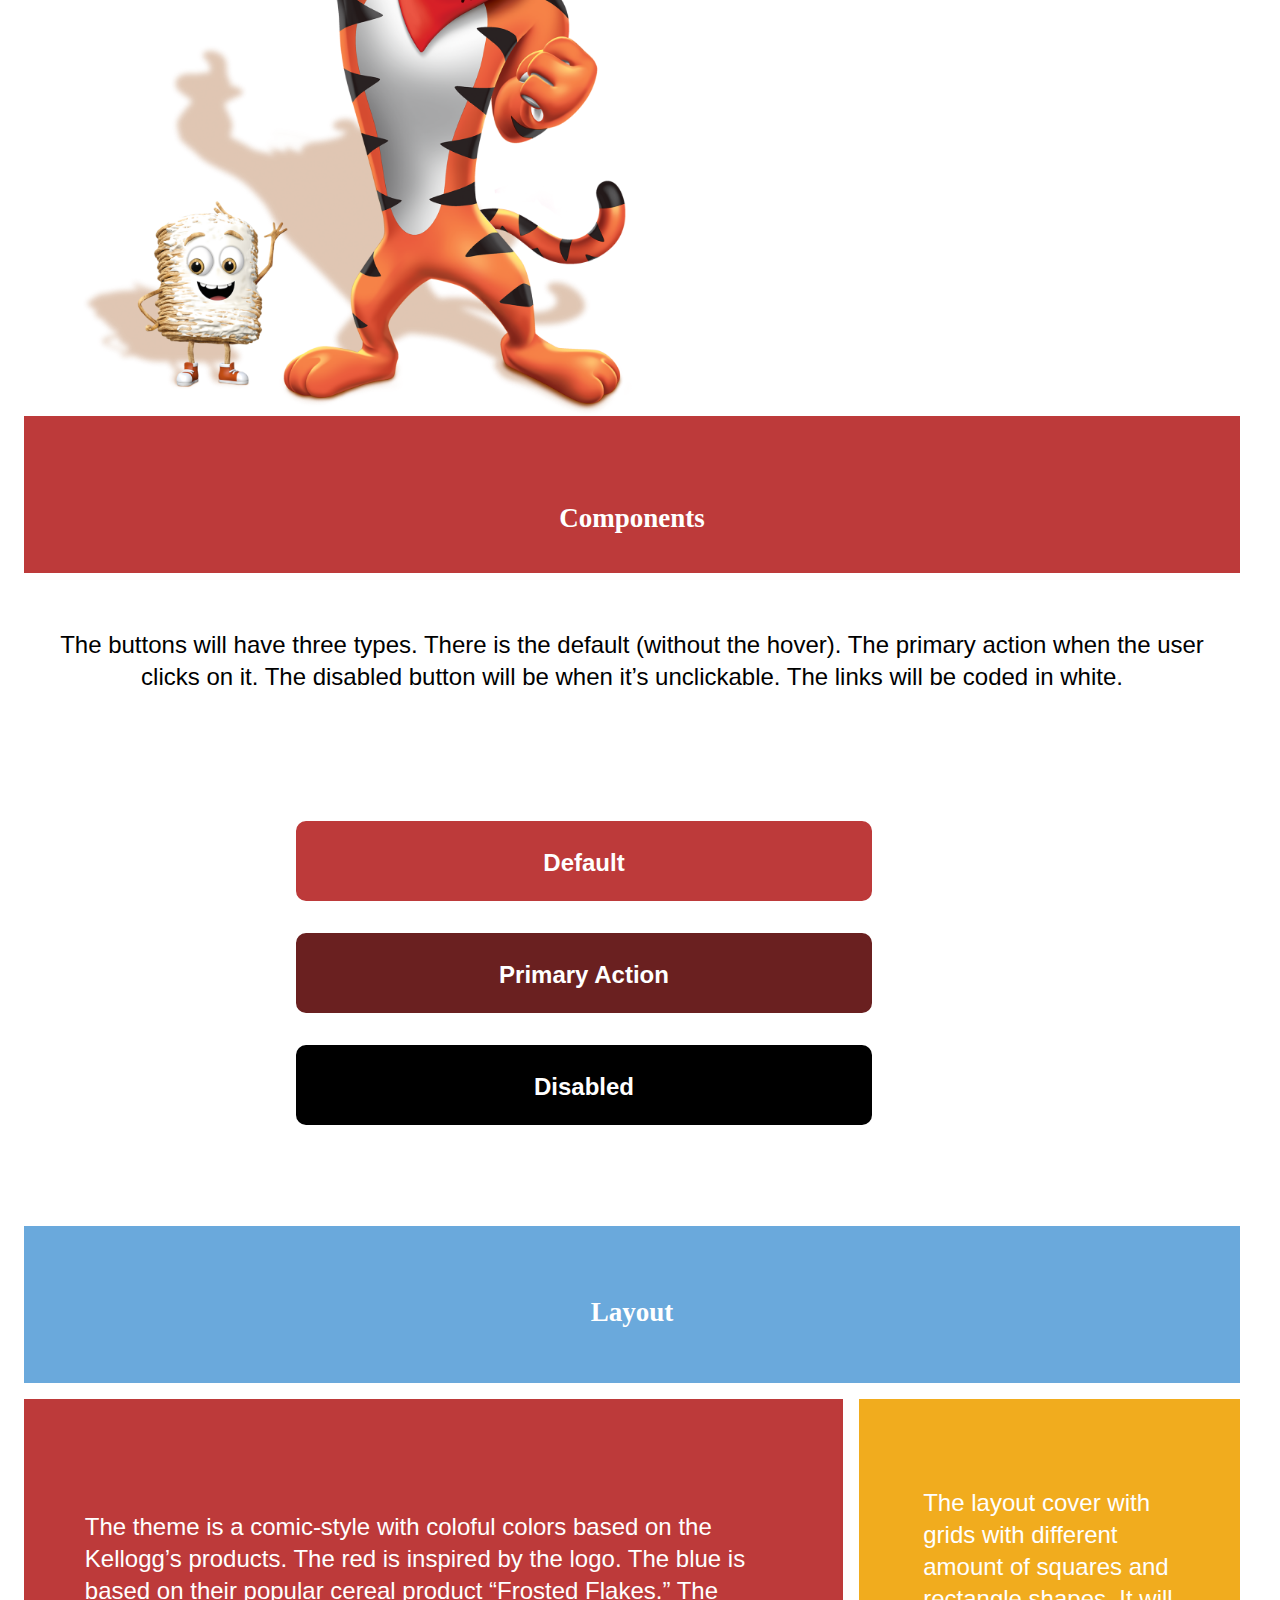
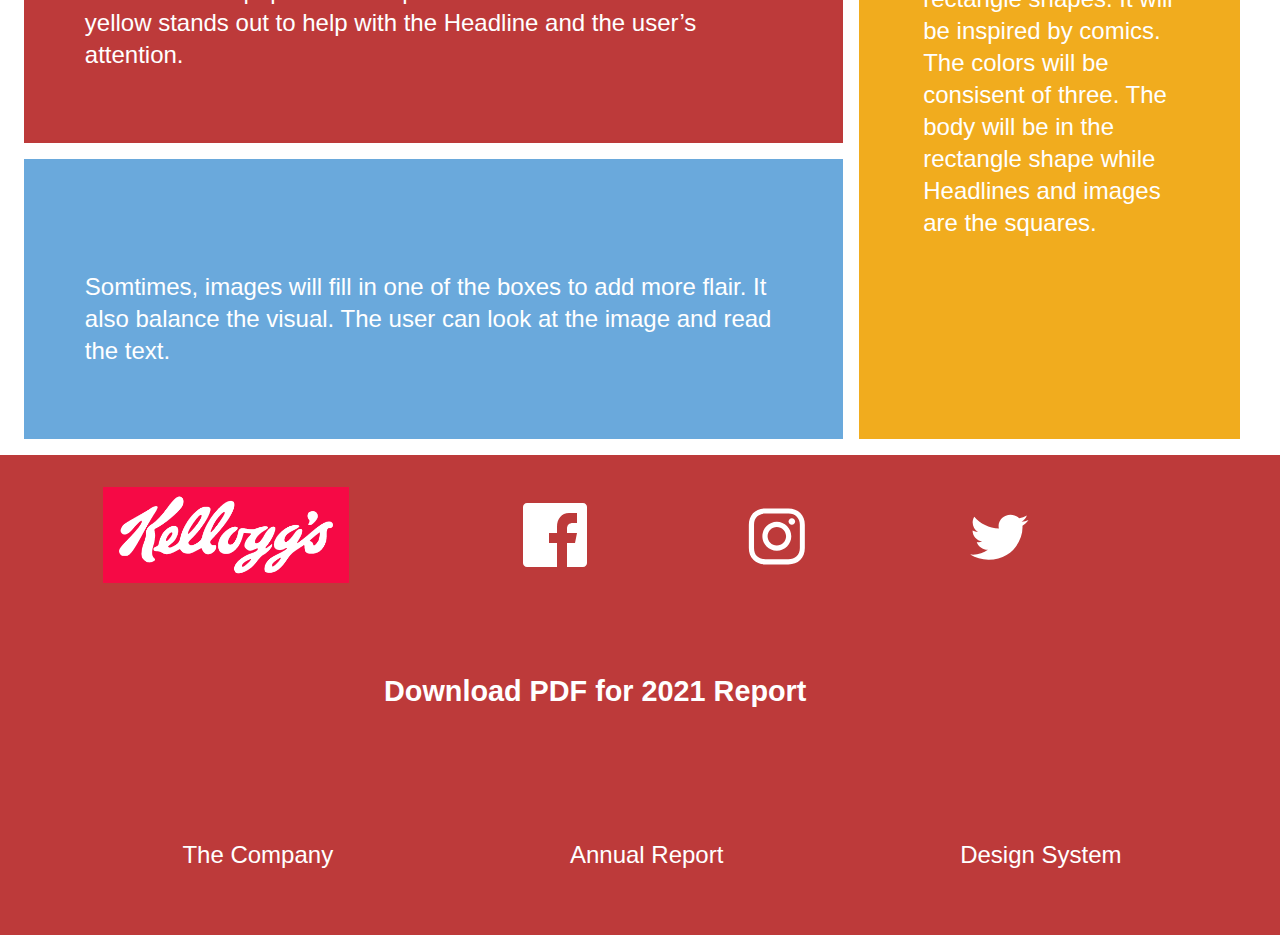
<file: designsystem.html>
<!doctype html>
<html lang="en">
<head>
<meta charset="UTF-8">
<meta name="viewport" content="width=device-width, initial-scale=1">
	<link rel="stylesheet" href="styles/style.css">
    <link rel="stylesheet" href="https://unpkg.com/aos@next/dist/aos.css" />
<title>AnnualReport</title>
</head>
<body>
        <section class="container">
            <div id="myNav" class="overlay">
            <a href="javascript:void(0)" class="closebtn" onclick="closeNav()">&times;</a>
            <div class="logo"><img src="image/DesktopLogo.png" alt="Kellogg's logo"></div>
            <div class="overlay-content">
                <a href="index.html">Home</a>
                <a href="annualreport.html">Annual Report</a>
                <a href="designsystem.html">Design System</a>
            </div>
            <div class="cerealopen"></div>
            <ul class="circles">
            <li> </li>
            <li></li>
            <li></li>
            <li></li>
            <li></li>
            <li></li>
            <li></li>
            <li></li>
            <li></li>
            <li></li>
            <li></li>
            </ul>
            </div>
            <nav>
            <img src="image/DesktopLogo.png" alt="Kellogg's logo">
            <div class="menu-icon">
            <span style="margin-left:1rem;color:#fff; font-size:45px;cursor:pointer" onclick="openNav()">&#9776;</span>
            <img src="image/Cerealbowl-Menu.png" alt="cereal bowl">
            </div>
            </nav>
             <script>
                  function openNav() {
                    document.getElementById("myNav").style.display = "block";
                  }
                  
                  function closeNav() {
                    document.getElementById("myNav").style.display = "none";
                  }
                  </script>
            </section>
<section class="container">
    <div class="grid-container">
        <div class="item1"><h2>Design System</h2></div>
        <div class="item-2"><img src="image/DesktopLogo.png" alt="Kellogg's logo">
        <div class="color1"><p>#F60945</p></div>
        <div class="color2"><p>#FFFFFF</p></div>
    </div>
<div class="item-3"><h1>Icongraphy</h1><img src="image/Mobileimage/Cerealmenu.svg" alt="menu icon of a cereal box"><p>Menu</p>
    <div class="socialM">
        <img src="image/Mobileimage/facebook.svg" alt="facebook">
        <img src="image/Mobileimage/instagram.svg" alt="instagram">
        <img src="image/Mobileimage/twitter.svg" alt="twitter">
        </div>
        <p>Social Media</p>
</div> 
<div class="item-4"><h2>Colors</h2> 
    <h1>Primary</h1>
     <div class="color3"><p>#F60945</p></div>
     <h2>Secondary</h2>
<div class="color4"><p>#FFFFFF</p></div>
<h1>Backgrounds</h1> 
<div class="color3"><p>#F60945</p></div>
<div class="color4"><p>#FFFFFF</p></div>
<div class="color5"><p>#FFFFFF</p></div>
</div>
<div class="item-5">
            <h1>Typography</h1> 
        <div class="flex">
            <p class="big">Headline</p> <p>Rockwell</p><p>Bold</p><p>24</p>


            <p class="big">Sub-Heading</p> <p>Rockwell</p><p>Bold</p><p>18</p>


            <p class="big">Body</p> <p>Arial</p><p>Reg</p><p>14</p>

    
            <p class="big">Button(Caption)</p> <p>Arial</p><p>Reg</p><p>14</p>

        </div>
      </div>
    </div> 
</section>
<section class="container">
    <div class="grid-container2">
        <div class="product"><h2>Illustration</h2></div>
    </div>
    <div class="navigation"></div>
    <div class="center">
    <h1>Navigation Background</h1>
    <p>The background is based on the cereal products. The inspiration of colors are closed to the Fruit loops. There will be minimal of white spaces to show the text will be place at the center when they bounce up out of the cereal box. </p>
</div>
</section>
<section class="container">
    <div class="grid-container">
        <div class="headline-box"><h2>Photography</h2></div>
    </div>
    <div class="img-size">
    <img src="image/DesktopCereal.jpg" alt="A spoon filled with cornflakes and strawbeery">
    <img src="image/DesktopKellogHQ.jpg" alt="headquarters of Kellogg's">
    <img src="image/DesktopPresidenKellogg.jpg" alt="President of North America Kellogg's">
    <div class="photo-grid">
    <img src="image/Toucan.png" alt="Toucan, mascot of fruit loops flying">
    <img src="image/snapcrackle.png" alt="snap crackle pop mascot of rice crispies">
    <img src="image/Tiger.png" alt="The head of Tony the tiger wearing a bandana around his neck">
    <img src="image/Captain.png" alt="Captain Crunch">
</div>
    <img src="image/Mascots3.png" alt="Tony the Tiger, Toucan, and cinnamon toast crunch">
    <div class="photo-grid2">
    <img src="image/toast.png" alt="cinnamon toast crunch is waving hello to you">
    <img src="image/frog.png" alt="A frog who is the mascot of Honey Smacks waving hello to you">
</div>
</div>
</section>
    <section class="container">
        <div class="grid-coloumn">
            <div class="components"><h2>Components</h2></div>
            <div class="box-com"><p>The buttons will have three types. There is the default (without the hover). The primary action when the user clicks on it. The disabled button will be when it’s unclickable. The links will be coded in white.</p>
                <div class="button">Default</div>
                <div class="primary-action">Primary Action</div>
                <div class="disabled">Disabled</div>
                <a href="#">Link</a>
            </div>
            </div>
            <div class="grid-container">
                <div class="item1"><h2>Layout</h2></div>
                <div class="red-box"><p>The theme is a comic-style with coloful colors based on the Kellogg’s products. The red is inspired by the logo. The blue is based on their popular cereal product “Frosted Flakes.” The yellow stands out to help with the Headline and the user’s attention. </p></div>
                <div class="blue-box"><p>Somtimes, images will fill in one of the boxes to add more flair. It also balance the visual. The user can look at the image and read the text.</p></div>  
                <div class="yellow-box"><p>The layout cover with grids with different amount of squares and rectangle shapes. It will be inspired by comics. The colors will be consisent of three. The body will be in the rectangle shape while Headlines and images are the squares. </p></div>
              </div>
</section>
<footer>
    <div class="container socialM">
    <img src="image/DesktopLogo.png" alt="Kellogg's logo">
    <img src="image/Mobileimage/facebook.svg" alt="facebook">
    <img src="image/Mobileimage/instagram.svg" alt="instagram">
    <img src="image/Mobileimage/twitter.svg" alt="twitter">
    </div>
    <h3>Download PDF for 2021 Report</h3>
    <div class="container">
    <ol>
        <li><a href="index.html">The Company</a></li>
        <li><a href="annualreport.html">Annual Report</a></li>
        <li><a href="designsystem.html">Design System</a></li>
    </ol>
    </div>
    </footer>
    <script src="https://unpkg.com/aos@next/dist/aos.js"></script>
<script>
  AOS.init();
</script>
    </body>
    </html>
</file>
<file: styles/style.css>
/* This will effect everything from 0 to 576px */
@import url('https://fonts.googleapis.com/css2?family=Open+Sans:ital,wght@0,300;0,400;0,500;0,600;0,700;0,800;1,300;1,400;1,500;1,600;1,700;1,800&family=Oswald:wght@200;300;400;500;600;700&display=swap');
*{
    box-sizing: border-box;
}
body{
    font: 1rem/2rem Arial, Helvetica, sans-serif;
    margin:0; 
  
}
.container{
    width: 95%;
  margin:0; 
}
p{
    color:#fff;
}
h1{
    font-family: Rockwell, "Courier Bold";
    font-weight: 800;
    font-size:1.6875rem; 
    padding-top:3rem; 
    color:#fff;
    text-align:center; 
}

h2{
    font-family: Rockwell, "Courier Bold";
    font-weight: 800;
    font-size:1.6875rem; 
    padding-top:5rem;  
    color:#fff; 
    text-align:center;
}
span{
    font-family: Rockwell, "Courier Bold";
    font-weight:500;
    color:#fff; 
    line-height:2.5rem; 
}

strong{
    color:#BD3A3A; 
    font-weight:600; 
}

/*---------------Navigation-------------*/ 
nav{
    height:7rem; 
    display: flex;
    justify-content: space-around;
    gap:13rem; 

}

nav img{
    height:6rem; 
    padding-top:1rem;  
}

  .logo img{
      height:7rem; 
      margin-top:1rem; 

  }
  .overlay {
    height: 100%;
    width: 100%;
    display: none;
    position: fixed;
    z-index: 1;
    top: 0;
    left: 0;
    background-color: #fff; 
    
  }
  
  .menu-icon{
    margin-left:3rem; 
    background-color:#6AA9DC; 
    height:5.9rem; 
    width:10%;
    box-shadow:4px -3px#2B4559;
    margin-top: 1rem; 
    display: inline-block;
    cursor: pointer;
    padding-top:0.8rem; 

}
.menu-icon img{
margin-left:0.5rem; 
height:2.5rem; 
    
}
.menu-icon:hover{
background:#5f9aca; 
}

.menu-icon:active {
   background-color: #75c1ff;
   box-shadow: 2px -1px#2B4559;
   transform: translateX(2px);
 }

  
  .overlay-content {
    position: relative;
    top:20%; 
    width: 100%;
    text-align: center;
    margin-top: 30px;
      animation: bounceInUp 2s linear, fade2 1.9s;
    

  }
  
  .overlay a {
    font-family:Rockwell, cursive; 
    padding: 2rem;
    text-decoration: none;
    font-size:2rem; 
    color: #000;
    display:block;
    z-index:1; 
      margin-top:1rem;
  }
  .overlay a:hover{
      animation: tada 0.5s linear
  }
  
  .overlay .closebtn {
    position: absolute;
    top: 20px;
    right: 10%;
    font-size: 60px;
    color:#fff; 
    border: 2px solid #6AA9DC; 
    background-color:#6AA9DC; 
    height:5rem;
    width:15%;  
  }
  .cerealopen{
      margin-top:7rem; 
      margin-left:0.8rem; 
      background:url(../image/Cerealbox\ open.svg) no-repeat; 
      background-position: center;
      background-size: contain;
      height:40rem; 
      animation: wobble 0.8s linear; 

  }
          /*-----------Background floating---------*/
.circles{
    list-style:none;
       animation: animate 15s linear infinite;
    z-index:-1;
  }
  
  .circles li:nth-child(1){
      border:2px solid #BD3A3A; 
      height: 25px;
    width: 25px;
    background-color: #BD3A3A;
    border-radius: 50%;
    display: inline-block;
    margin-left:30rem; 
  }
  .circles li:nth-child(2){
    border:2px solid #F1AC1E; 
      height: 25px;
    width: 25px;
    background-color: #F1AC1E;
    border-radius: 50%;
    display: inline-block;
    margin-left:50rem; 
  }
  .circles li:nth-child(3){
         border:2px solid #6AA9DC; 
  
      height: 25px;
    width: 25px;
    background-color: #6AA9DC;
    border-radius: 50%;
    display: inline-block;
    margin-left:70rem; 
  }
  .circles li:nth-child(4){
         border:2px solid #6AA9DC; 
  
      height: 25px;
    width: 25px;
    background-color: #6AA9DC;
    border-radius: 50%;
    display: inline-block;
    margin-left:20rem; 
  }
  .circles li:nth-child(5){
         border:2px solid #6AA9DC; 
  
      height: 25px;
    width: 25px;
    background-color: #6AA9DC;
    border-radius: 50%;
    display: inline-block;
    margin-left:20rem; 
  }
  .circles li:nth-child(6){
         border:2px solid #BD3A3A; 
      height: 25px;
    width: 25px;
    background-color: #BD3A3A;
    border-radius: 50%;
    display: inline-block;
    margin-left:40rem;
  }
  .circles li:nth-child(7){
         border:2px solid #6AA9DC; 
  
      height: 25px;
    width: 25px;
    background-color: #6AA9DC;
    border-radius: 50%;
    display: inline-block;
    margin-left:20rem; 
  }
  .circles li:nth-child(8){
         border:2px solid #6AA9DC; 
  
      height: 25px;
    width: 25px;
    background-color: #6AA9DC;
    border-radius: 50%;
    display: inline-block;
    margin-left:20rem; 
  }
  .circles li:nth-child(9){
         border:2px solid #6AA9DC; 
  
      height: 25px;
    width: 25px;
    background-color: #6AA9DC;
    border-radius: 50%;
    display: inline-block;
    margin-left:20rem; 
  }
  .circles li:nth-child(10){
         border:2px solid #6AA9DC; 
      height: 25px;
    width: 25px;
    background-color: #6AA9DC;
    border-radius: 50%;
    display: inline-block;
    margin-left:20rem; 
  }
  .circles li:nth-child(11){
    border:2px solid #F1AC1E; 
      height: 25px;
    width: 25px;
    background-color: #F1AC1E;
    border-radius: 50%;
    display: inline-block;
    margin-left:10rem; 
  }
/*---------------End-------------*/ 

/*---------------The Company--------------*/ 
.item1 { grid-area: header; }
.item2{ grid-area:image;}
.item3 { grid-area: main; }
.item4 { grid-area: right;}
.item5 { grid-area: footer; }

.item1{
    background-color: #6AA9DC;
    font-family: Rockwell, "Courier Bold";
    font-weight: 800;
    font-size:1.6875rem; 
}
.item2{
    background:url(../image/DesktopPresidenKellogg.jpg)no-repeat;
    background-position: center;
    background-size: cover;
    height:30rem; 
    width:100%;
    margin-top:1rem; 
    margin-bottom:1rem; 

}
.item3{
    background-color:#BD3A3A; 
    color:#F1AC1E; 
    margin-bottom:1rem; 
    text-align:center; 
    height:30.5rem; 
    padding-top:3rem; 
}
.item4{
    background:url(../image/wheatfield.jpg) no-repeat;
    background-position: center;
    background-size: cover;
    height:63rem; 
    width:95%;
    margin-top:1rem; 
    margin-left:1rem; 
    margin-bottom:1rem;
}

.item5{
    background:url(../image/Mobileimage/KelloggHQ.jpg) no-repeat; 
    background-position: center;
    background-size: cover;
    height:30rem; 
    width:100%; 
}

.item5 img{
 width:100%; 

}
.grid-container {
  display: grid;
  grid-template-areas:
    'header header header header header'
    'image image image image right'
    'main main main main right'
    'footer footer footer footer footer';  
}

.grid-container .item1{
    padding-bottom:5rem; 
}
.grid-container .item3{
    padding-bottom:10rem; 
}
.grid-container .item4{
    padding:10rem; 
}
.grid-container .item5{
    padding-bottom:20rem; 
}
 
/*---------------End--------------*/ 
/*---------------The Products--------------*/ 
.product { grid-area: product; }
.image1 { grid-area: image1; }
.image2 { grid-area: image2; }
.image3 { grid-area: image3; }
.image4 { grid-area: image4; }
.image5 { grid-area: image5; }
.image6 { grid-area: image6;; }
.grid-container2{
    display: grid;
    grid-template-areas:
      'product product product product'
      'image1 image1 image2 image2'
      'image3 image3 image4 image4'
      'image5 image5 image6 image6';
}

.overlay-box{
    border:none;
    position:absolute;  
    background-color: #6AA9DC;
    color:#fff; 
    width:70%;
    height:50rem; 
    margin-top:30rem; 
    margin-left:5rem; 
}

.overlay-box p{
    padding:5rem 4rem; 
    font-size:1.3rem; 
}

.product{
    background-color: #BD3A3A;
    font-family: Rockwell, "Courier Bold";
    color:#F1AC1E; 
    font-weight: 800;
    font-size:1.6875rem; 
    width:100%; 
}

.image1{
    background:url(../image/Mobileimage/productimg.jpg) no-repeat; 
    background-size: cover;
    background-position: center;
    height:30rem; 
}
.image2{
    background:url(../image/Mobileimage/img4.jpg) no-repeat; 
    background-size: cover;
    background-position: center;
    height:30rem; 
}
.image3{
    background:url(../image/Mobileimage/img1.jpg) no-repeat; 
    background-size: cover;
    background-position: center;
    height:30rem; 
}
.image4{
    background:url(../image/Mobileimage/img2.jpg) no-repeat; 
    background-size: cover;
    background-position: center;
    height:30rem; 
}
.image5{
    background:url(../image/Mobileimage/img3.jpg) no-repeat; 
    background-size: cover;
    background-position: center;
    height:30rem; 
}
.image6{
    background:url(../image/Mobileimage/img5.jpg) no-repeat; 
    background-size: cover;
    background-position: center;
    height:30rem; 
}
.grid-container2 .product{
    padding-bottom:5rem; 
}
.grid-container2 > div {
      padding: 2rem;
    }
/*---------------End--------------*/ 
/*---------------Our Purpose--------------*/ 
.grid-coloumn2{
    display: grid;
    grid-template-rows: 40%;
}
.purpose{
    background-color:#6AA9DC;
    color:#F1AC1E; 
    text-align: center;

}

.box1{
    color:#fff;
    padding:5rem;

}

.box1 p{
    color:#000; 
}

.grid-coloumn .purpose{
    padding-bottom:5rem; 
}

/*---------------End--------------*/ 


/*---------------Footer--------------*/ 
footer{
    background-color:#BD3A3A;
    width:100%; 
    height:30rem; 
}

footer img{
    height:7rem; 
    padding-top:2rem;  
}
.socialM{
    display:flex; 
    justify-content: space-around;

}
ol{
    list-style-type: none;
    line-height: 4rem;
    padding-top:2rem;  
}

ol a{
    text-decoration: none;
    color:#fff; 
    font-size:1.5rem; 
}
ol a:hover{
    text-decoration: underline;
    transition: 2s ease;
}

h3{
color:#fff; 
position:absolute;
padding-left:20rem; 
padding-top:5rem; 
font-size:1.5rem; 
text-align: center;
}
/*---------------End--------------*/ 

/*-----------------Annual Report----------------*/ 

.item-box1 { grid-area: header; }
.item-box2{ grid-area:image;}
.item-box3 { grid-area: main; }
.item-box4 { grid-area: right;}
.item-box5 { grid-area: footer; }

.item-box1{
    background-color:#BD3A3A; 
    font-family: Rockwell, "Courier Bold";
    color:#F1AC1E; 
    font-weight: 800;
    font-size:1.6875rem;  
}
.item-box2{
    background:url(../image/Mobileimage/cerealimg.jpg)no-repeat;
    background-position: center;
    background-size: cover;
    height:20rem; 
    margin-top:1rem; 

}
.item-box3{
    background-color:#6AA9DC;
    color:#F1AC1E; 
    margin-top:1rem; 
    margin-bottom:1rem; 
}
.item-box3 h1{
    padding-top:5rem; 
}
.item-box4{
    background:url(../image/yogurtcereal.jpg) no-repeat;
    background-position: center;
    background-size: cover;
    height:46.8rem; 
    width:95%;
    margin-left:1rem; 
    margin-top:1rem; 
    margin-bottom:1rem;
}

.item-box5{
    height:25rem;
}

.item-box5 p{
    padding-top:3rem; 
    color:#000; 


}

.item-box5 img{
 width:100%; 

}

.grid-container .item-box1{
    padding-bottom:5rem; 
}
.grid-container .item-box3{
    padding-bottom:5rem; 
}
.grid-container .item-box4{
    padding:10rem; 
}
.grid-container .item-box5{
    padding-bottom:20rem; 
}
/*-----------------NON-GAAP----------------*/ 
.box1-1{
    background-color:#F1AC1E; 
    color:#fff;
    padding:5rem;

}
.box2{
    padding:5rem; 
}

.box2 p{
    color:#000;
}

.grid-coloumn{
    display: grid;
    grid-template-columns: auto;
}
.border-box{
    height:50rem; 
    width:70%; 
    margin-top:5rem; 
}

.border-box h1{
    color:#F1AC1E; 
    text-align: center;
}

.border-box p{
    color:#000; 
    padding:1rem 3rem; 
}

.border-horizontal{
    background-color:#6AA9DC;
    height:30rem; 
    margin-top:5rem; 
    color:#fff; 
    padding:5rem;
}

.border-box2{
    height:50rem; 
    width:70%; 
    margin-top:5rem; 
    margin-left:13rem; 
}

.border-box2 h1{
    color:#F1AC1E;
 text-align: center;
}

.border-box2 p{
    color:#000;
    padding:1rem 3rem; 
   }
   .border-horizontal-yellow{
    background-color:#F1AC1E;
    height:30rem; 
    margin-top:5rem; 
    color: #fff;
    padding:5rem;
   }

   .border-box3{
    height:50rem; 
    width:70%; 
    margin-top:5rem; 
   }

   .border-box3 h1{
       color:#F1AC1E;
       text-align: center;

   }

   .border-box3 p{
    padding:1rem 3rem; 
    color:#000; 

   }
   .border-horizontal-red{
    background-color:#BD3A3A;
    height:30rem; 
    margin-top:5rem; 
    color: #fff;
    padding:5rem;

   }
.border-box4{
    height:50rem; 
    width:70%; 
    margin-top:5rem; 
    margin-left:15rem;
}

.border-box4 h1{
    color:#F1AC1E;

}
.border-box4 p{ 
    padding:1rem 3rem; 
    color:#000; 

   }
   .border-horizontal-blue{
    background-color:#6AA9DC;
    height:30rem; 
    margin-top:5rem; 
    color: #fff;
    padding:5rem;
    margin-bottom:5rem; 

   }
/*-----------------End----------------*/

/*-----------------Design System----------------*/ 
.item-2{ grid-area:image;}
.item-3 { grid-area: main; }
.item-4 { grid-area: right;}
.item-5 { grid-area: footer; }

.item-2{
    background-color:#F1AC1E;
    text-align: center;
    margin-top: 1rem;
    margin-bottom: 1rem;
}

.item-2 img{
    height:5rem; 
}

.color1{
    border: 2px solid #F60945;
    background-color: #F60945;
    width:20%;
    height:5rem;
   margin-bottom:5rem; 
   margin-top:2rem; 

}
.color1 p{
    padding-left:7rem; 
    font-size:1.8rem; 
}
.color2{
    border: 2px solid #fff;
    background-color: #fff;
    width:20%;
    height:5rem; 
}

.color2 p{
    padding-left:7rem; 
    font-size:1.8rem; 
}

p.text{
    font-size:1.9rem; 
    font-weight:800; 
    padding-right:25rem; 
    padding-top:2rem; 
    color:#000; 
}
.item-3{
        background-color:#BD3A3A; 
        margin-bottom:1rem; 
        text-align:center; 


}
.item-3 img{
    height:6rem; 

}
.item-4 h1, .item-4 h2{
    color:#000; 
}
.item-4 p{
    color:#000; 

}
.color3{
    border: 2px solid #fff;
    background-color: #BD3A3A;
    width:30%;
    height:4rem; 
    margin-right:5rem; 
    margin-bottom:3rem; 
   
}
 .color3 p{
     padding-left:5rem; 
 }
.color4{
    border: 2px solid #fff;
    background-color: #6AA9DC;
    width:30%;
    height:4rem; 
    margin-bottom:3rem; 
}
.color4 p{
    padding-left:5rem; 
}

.color5{
    border: 2px solid #fff;
    background-color: #F1AC1E;
    width:30%;
    height:4rem; 

}
.color5 p{
    padding-left:5rem; 
}

.item-5{
    background-color:#F1AC1E; 
    color:#fff;
    font-family: Rockwell, "Courier Bold";
    font-size:1.4rem; 

}

.flex{
    display: grid;
    grid-template-columns: 15rem 10rem 10rem 10rem;
   text-align: center;
   padding-left:1rem; 
}

p.big{
    font-family: Rockwell, "Courier Bold";
    font-weight: 800;
    font-size:1.6875rem; 

}
/*-----------------End----------------*/

/*-----------------Illustration----------------*/ 
.navigation{
    background:url(../image/Mobileimage/Navigation\ Iphone.jpg)no-repeat; 
    background-position: center;
    background-size: cover;
    height:80rem; 

}
.center{
    text-align: center;
    color: #000;
}

.center h1{
    font-weight:500;
    color:#000; 
}
.center p{
    color:#000; 
    margin-bottom:5rem; 
}
/*-----------------End----------------*/

/*-----------------Photography----------------*/ 
.headline-box{
    background-color:#F1AC1E; 
    color:#fff;
    padding-bottom:5rem;  
}

.headline-box { grid-area: header; }

.img-size{
    display: flex;
    flex-direction: column;
}
/*-----------------End----------------*/

/*-----------------Components----------------*/ 
.box-com{
    text-align: center;
    padding:2rem;
}
.box-com p{
    color:#000;
}
.components{
    background-color:#BD3A3A;
    color:#F1AC1E; 
    text-align: center;
    padding-bottom:5rem;  

}

.button{
    border: 2px solid #BD3A3A; 
    border-radius:10px; 
    color:#fff; 
    background-color:#BD3A3A; 
    width:80%;
    height:5rem; 
    margin-left:3rem;
    font-size:1.5rem; 
    text-align: center;
    padding-top:1.5rem; 
    font-weight:600;   
    margin-bottom:2rem; 
    margin-top:2rem; 
}

.primary-action{
    border: 2px solid #6A2020; 
    border-radius:10px; 
    color:#fff; 
    background-color:#6A2020; 
    width:80%;
    height:5rem; 
    margin-left:3rem;
    font-size:1.5rem; 
    text-align: center;
    padding-top:1.5rem; 
    font-weight:600;
    margin-bottom:2rem;   
}

.disabled{
    border: 2px solid #000A; 
    border-radius:10px; 
    color:#fff; 
    background-color:#000; 
    width:80%;
    height:5rem; 
    margin-left:3rem;
    font-size:1.5rem; 
    text-align: center;
    padding-top:1.5rem; 
    font-weight:600;
    margin-bottom:2rem;      
}
.box-com p{
    font-size: 1.2rem;
}
.box-com a{
    font-size:1.8rem; 
    color:#fff; 
    padding-right:1rem; 

}

/*-----------------End----------------*/


/*-----------------Layout----------------*/
.red-box{ grid-area:image;}
.blue-box{ grid-area: main; }
.yellow-box { grid-area: right;}
.item-5 { grid-area: footer; } 

.yellow-box{
    background-color: #F1AC1E;
    margin-top:1rem; 
    margin-left:1rem; 
    margin-bottom:1rem;
}
.yellow-box p{
    padding:1rem; 

}
.red-box{
background-color: #BD3A3A;
margin-top:1rem; 
    margin-bottom:1rem; 

}

.blue-box{
    background-color:#6AA9DC;
    margin-bottom:1rem; 


}
/*-----------------End----------------*/

/*-----------------Desktop Display NONE----------------*/
.bird{
    display:none; 
}

.sticker{
    display:none; 
}
.tiger{
    display:none;
}
.captain{
    display: none;
}
.mascots{
    display: none;
}
.toast{
    display:none;
}
.frog{
    display: none;
}
.img-size img:nth-child(5){
    display:none; 
}
.photo-grid img{
    display:none;
}
.photo-grid2 img{
    display:none;
}
/*-----------------End----------------*/


/*-----------------Flexbox with Images----------------*/
.flex2{
    display:flex; 
    flex-direction: column; 
    flex-wrap: wrap;
 }
.flex-item{
    flex-wrap: wrap;
    padding-top:18rem; 

}
.flex-reverse{
    display:flex; 
    flex-direction: column; 
    flex-wrap: wrap-reverse;
 }
.flex-item2{
    flex-wrap: wrap-reverse;
}
/*-----------------End----------------*/

/*-----------------Animation----------------*/
@keyframes open1 {
    0%{transform: rotate(0deg);}
    10% {transform: rotate(180deg);}
      100%{transform:rotate(160deg);}
  }
  
  @keyframes open2 {
    0%{transform: rotate(0deg);}
    10% {transform: rotate(-180deg);}
    100% {transform: rotate(-160deg);}
  
  }
  
  @keyframes fade{
        0% {
          background:white;
      }
  
  }
  
  @keyframes fade2{
    0%{
      display: none;
      opacity:0; 
    }
    50%{
      display: none;
      opacity:0; 
    }
    100%{
      display: block;
      opacity:1; 
    }
  }
  
  @keyframes wobble {
    from {
      -webkit-transform: translate3d(0, 0, 0);
      transform: translate3d(0, 0, 0);
    }
  
    15% {
      transform: translate3d(-25%, 0, 0) rotate3d(0, 0, 1, -5deg);
    }
  
    30% {
      -webkit-transform: translate3d(20%, 0, 0) rotate3d(0, 0, 1, 3deg);
      transform: translate3d(20%, 0, 0) rotate3d(0, 0, 1, 3deg);
    }
  
    45% {
      -webkit-transform: translate3d(-15%, 0, 0) rotate3d(0, 0, 1, -3deg);
      transform: translate3d(-15%, 0, 0) rotate3d(0, 0, 1, -3deg);
    }
  
    60% {
      -webkit-transform: translate3d(10%, 0, 0) rotate3d(0, 0, 1, 2deg);
      transform: translate3d(10%, 0, 0) rotate3d(0, 0, 1, 2deg);
    }
  
    75% {
      -webkit-transform: translate3d(-5%, 0, 0) rotate3d(0, 0, 1, -1deg);
      transform: translate3d(-5%, 0, 0) rotate3d(0, 0, 1, -1deg);
    }
  
    to {
      -webkit-transform: translate3d(0, 0, 0);
      transform: translate3d(0, 0, 0);
    }
  }
    .wobble {
    -webkit-animation-name: wobble;
    animation-name: wobble;
  }
  
  @keyframes bounceInUp {
    from,
    60%,
    75%,
    90%,
    to {
      -webkit-animation-timing-function: cubic-bezier(0.215, 0.61, 0.355, 1);
      animation-timing-function: cubic-bezier(0.215, 0.61, 0.355, 1);
    }
  
    from {
      opacity: 0;
      -webkit-transform: translate3d(0, 3000px, 0) scaleY(5);
      transform: translate3d(0, 3000px, 0) scaleY(5);
    }
  
    60% {
      opacity: 1;
      -webkit-transform: translate3d(0, -20px, 0) scaleY(0.9);
      transform: translate3d(0, -20px, 0) scaleY(0.9);
    }
  
    75% {
      -webkit-transform: translate3d(0, 10px, 0) scaleY(0.95);
      transform: translate3d(0, 10px, 0) scaleY(0.95);
    }
  
    90% {
      -webkit-transform: translate3d(0, -5px, 0) scaleY(0.985);
      transform: translate3d(0, -5px, 0) scaleY(0.985);
    }
  
    to {
      -webkit-transform: translate3d(0, 0, 0);
      transform: translate3d(0, 0, 0);
    }
  }
  
  @keyframes tada {
    from {
      -webkit-transform: scale3d(1, 1, 1);
      transform: scale3d(1, 1, 1);
    }
  
    10%,
    20% {
      -webkit-transform: scale3d(0.9, 0.9, 0.9) rotate3d(0, 0, 1, -3deg);
      transform: scale3d(0.9, 0.9, 0.9) rotate3d(0, 0, 1, -3deg);
    }
  
    30%,
    50%,
    70%,
    90% {
      -webkit-transform: scale3d(1.1, 1.1, 1.1) rotate3d(0, 0, 1, 3deg);
      transform: scale3d(1.1, 1.1, 1.1) rotate3d(0, 0, 1, 3deg);
    }
  
    40%,
    60%,
    80% {
      -webkit-transform: scale3d(1.1, 1.1, 1.1) rotate3d(0, 0, 1, -3deg);
      transform: scale3d(1.1, 1.1, 1.1) rotate3d(0, 0, 1, -3deg);
    }
  
    to {
      -webkit-transform: scale3d(1, 1, 1);
      transform: scale3d(1, 1, 1);
    }
  }
  @keyframes animate {

    0%{
        transform: translateY(0) rotate(0deg);
        opacity: 0;
  
      
    }


    100%{
        transform: translateY(-3000px) rotate(120deg);
        opacity: 1;
        border-radius: 50%;
    }

}

 /*-----------------End----------------*/ 


/*-----------------Media Quieries----------------*/

@media (min-width: 576px) /* for mobile */{
    .container{
   margin-left:1rem; 
    }
    nav img{
        height:6rem; 
        padding-top:1rem;
    } 
    .logo img{
        height:5rem; 
        margin-top:1rem; 
        margin-left:1.2rem; 
  
    }
    .overlay {
      height: 100%;
      width: 100%;
      display: none;
      position: fixed;
      z-index: 1;
      top: 0;
      left: 0;
      background-color: white; 
      
    }
    
    .menu-icon{
      margin-left:3rem; 
      height:5.8rem; 
      width:13%;
      margin-top: 1rem; 
      padding-top:0.8rem; 
  
  }
  .menu-icon img{
    height:2.3rem; 
    padding-left:0.7rem;
      
  }
  .overlay-content {
      top:20%; 
      width: 100%;
      margin-top: 30px;
        animation: bounceInUp 2s linear, fade2 1.9s;
        margin-top:1rem; 
    }
    
    .overlay a {
      padding: 2rem;
      text-decoration: none;
      font-size:2rem; 
      color: #000;
      display:block;
      z-index:1; 
        margin-top:1rem;
    }
    
    .overlay .closebtn {
      position: absolute;
      top: 0%;
      right: 1%;
      font-size: 60px;
      width:20%;  
    }
    .item2{
        height:38rem; 
        width:100%; 
   
    }
    .overlay-box{
        width:80%;
        height:50rem; 
        margin-top:30rem; 
        margin-left:3rem; 
    }
    
    .overlay-box p{
        padding:3rem 2em; 
        font-size:1.3rem; 
    }
    .cerealopen{
        margin-top:9rem; 
    }
   .grid-container .item4{
    padding:8rem;  
    height:69.5rem;  
}
.grid-coloumn2 .box1 p{
    padding-bottom:2rem;  
}
    /*-----------------Annual Report----------------*/ 
    .item-box2{
        background:url(../image/Mobileimage/cerealimg.jpg)no-repeat;
        background-position: center;
        background-size: cover;
        height:30rem; 
        width:100%; 
    
    }
    .item-box5{
        padding:1rem; 

    }
   .grid-container .item-box4{
        padding:8rem; 
        height:50rem;  

    }
    .border-horizontal{
        padding:3.7rem;
    }
    .border-box2{ 
        margin-top:5rem; 
        margin-left:10rem; 
    }
    .border-box2 p{
        padding:3rem;
       }
       .border-horizontal-yellow{
        padding:3.7rem;
       }
       .border-box3 p{
        padding:2.5rem; 
    
       }
       .border-horizontal-red{
        padding:3.7rem;
    
       }
       .border-box4{ 
        margin-top:5rem; 
        margin-left:10rem;
    }
    .border-box4 p{
        padding:3rem; 
    
       }
       .border-horizontal-blue{
        padding:3rem;
        margin-bottom:5rem; 
    
       }
           /*-----------------Design System----------------*/ 

.item-2 img{
    height:5rem; 
    margin-top:2rem; 
}
.color1{
    width:25%;
    height:4rem;
   margin-bottom:5rem; 
   margin-top:2rem;
   margin-left:2rem;   
}
.color1 p{
    padding-left:5.5rem; 
    font-size:1.5rem; 
}
.color2{
    width:25%;
    height:4rem;
   margin-top:2rem;
   margin-left:2rem;  
}

.color2 p{
    padding-left:5.5rem; 
    font-size:1.5rem; 
}
.item-3 img{
    height:4rem; 

}

.item-3 p{
    font-size:1.3rem; 
}
.color3{
    border: 2px solid #fff;
    background-color: #BD3A3A;
    width:30%;
    height:4rem; 
    margin-right:5rem;
    margin-left:1.5rem;  
    margin-bottom:3rem; 
   
}
.color3 p{
    margin-left:1rem; 

}
.color4{
    border: 2px solid #fff;
    background-color: #6AA9DC;
    width:30%;
    height:4rem; 
    margin-bottom:3rem; 
    margin-left:1.5rem;  
}
.color4 p{
    margin-left:1rem; 

}

.color5{
    border: 2px solid #fff;
    background-color: #F1AC1E;
    width:30%;
    height:4rem; 
    margin-left:1.5rem;  
    margin-bottom:3rem; 

}
.color5 p{
    margin-left:1rem; 

}
.item-5{
    font-size:1.2rem;  

}

.flex{
    grid-template-columns:  13rem 8rem 6rem 6rem;
}
p.big{
    font-family: Rockwell, "Courier Bold";
    font-weight: 800;
    font-size:1.5rem; 

}
.box1{
    padding:3rem; 
}
   .box1 p{
       padding:0rem; 
       font-size:1.5rem; 
   }
   .red-box p{
       margin-top:4rem; 
    padding:0rem 0.8rem; 
    }
    
    .blue-box p{
        margin-top:4rem; 
        padding:0rem 0.8rem
    
    }
footer h3{
    margin-right:2rem; 
}
footer .socialM img:nth-child(2){
    height:6rem; 
}
footer .socialM img:nth-child(3){
    height:6rem; 
}
footer .socialM img:nth-child(4){
    height:6rem; 
}

}
@media (min-width: 768px) /* for tablet */{

    nav{
        gap:24rem; 
    }
       .grid-container .item3 {
        padding-bottom: 15rem;
    }
    .logo img{
        height:5rem;
  
    }
    .menu-icon{
      margin-left:3rem; 
      height:5.8rem; 
      width:10%;
      margin-top: 1rem; 
      padding-top:0.8rem; 
  
  }
     
    .overlay .closebtn {
      position: absolute;
      top: 0%;
      right: 2%;
      font-size: 60px;
      width:15%;  
    }

       .grid-container .item4{
           padding:12rem; 
       }
       .overlay-box p{
           padding-left:3.5rem; 
       }

       .border-box2{
           margin-left:13rem; 
       }

       .border-box4{
        margin-left:13rem; 
       }
    .flex{
        grid-template-columns: 15rem 10rem 9rem 9rem;
    }
    .color1 , .color2{ 
      width:20%; 
    }
    .color1 p{
        padding-left:7rem; 
    }
    .color2 p{
        padding-left:7rem; 
    }
     .color3 , .color4 ,  .color5{
        margin-right:2rem; 
    }
    .item-3 img{
        height:5rem; 
    }
}
@media (min-width: 992px) /* for laptops */{
    .container{
        margin-left:1.5rem; 
    }
    
/* ---------------------Nav-------------------------- */
    nav{
        gap:37rem; 
    }
    
    nav img{
        height:6rem; 
        padding-top:1rem;  
    }
    
     .logo img{
        height:5rem; 
        margin-left:1.8rem; 
  
    }
    
    .menu-icon{
      width:8%;; 
  
  }
  .overlay a {
    padding: 2rem;
    text-decoration: none;
    font-size:2.5rem; 
    color: #000;
    display:block;
    z-index:1; 
      margin-top:1rem;
  }
    .overlay .closebtn {
      position: absolute;
      top: 0%;
      right: 1%;
      font-size: 60px;
      width:12%; 
    }
  
    /* ---------------------End-------------------------- */
    .grid-container .item1{
        padding-bottom:2rem; 
    }
   h2{
       padding-top:3rem; 
   }
   .item2{
       background:url(../image/DesktopPresidenKellogg.jpg) no-repeat;
       background-position: center;
       background-size: cover;
   }
   .item3{
       height:31.5rem; 
   }
   .item3 span{
       font-size:1.2rem; 
       line-height: 5rem;
   }
.grid-container  .item4 {
       padding:15rem; 
       height:70.5rem; 
   }
   .item5{
    background:url(../image/DesktopKellogHQ.jpg) no-repeat;
    background-size: cover;
    height:40rem; 
   }
   .overlay-box{
    width:60%;
    height:50rem; 
    margin-top:30rem; 
    margin-left:10rem; 
}

.overlay-box p{
    padding-top:6rem; 
}

.grid-container2 .product{
    padding-bottom:2rem; 
}
.grid-coloumn2{
       grid-template-rows: 25% 20%;

}
   .grid-coloumn .purpose{
    padding-bottom:2rem; 
}
.grid-container2{
    border:none; 
}
.bird{
    display:block; 
    position:absolute; 
}
.bird img{
    position:absolute; 
    border:none; 
    height:25rem; 
    margin-top:12rem; 
}
.box1{
    padding-bottom:15rem; 
}

.sticker{
    display:block; 
    position:absolute; 
    margin-left:17rem; 
}

.sticker img{
    position:relative; 
    height:18rem; 
   margin-top:21rem; 
    }
    footer{
        background-color:#BD3A3A;
        width:100%; 
        height:30rem; 
    }
    .socialM img{
height:6rem; 
    }
    .socialM{
        align-items:center; 
    }
    footer .socialM img:nth-child(1){
        height:8em; 
        margin-right:1rem; 
      
           }
           .socialM img:nth-child(4){
           padding-right:8rem; 
            
                 }
    ol{
        display:flex;
        justify-content: space-around;
        list-style-type: none;
        line-height: 4rem;
        padding-top:14rem;  
    }
    
    ol a{
        text-decoration: none;
        color:#fff; 
        font-size:1.5rem; 
    }
    
    h3{
    color:#fff; 
    position:absolute;
    padding-left:17rem; 
    padding-top:4rem; 
    font-size:1.8rem; 
    text-align: center;
    }

    /*-----------------Annual Report----------------*/ 
    .item-box2{
        background:url(../image/DesktopCereal.jpg)no-repeat;
        background-position: center;
        background-size: cover;
        height:30rem; 
    }
.item-box3 h1{
    margin-top:8rem; 
}

.item-box4 p{
    font-size:1.3rem; 
    margin-top:10rem; 
    padding:2rem; 
}

.item-box5 p{
    padding:4rem; 
    font-size:1.3rem; 
}
    .grid-container .item-box1{
        padding-bottom:2rem; 
    }
    .grid-container .item-box3{
        padding-bottom:10rem; 
    }
    .grid-container .item-box4{
       height:60rem; 
    }
    .grid-container .item-box5{
        padding:1rem; 
    }
    .box1-1{
        font-size:1.5rem; 
        height:25rem; 
    
    }
    .box1-1 p{
      height:10rem; 
    }
.tiger{
    display:block; 
    z-index: 1;
}
.tiger img{
    height:16rem;
    margin-left:16rem;
}
.box2{
    font-size:1.5rem; 
    padding:7rem; 
}
.border-box{
    height:50rem; 
    width:60%; 
}
.border-box p{
padding:0rem 3rem; 
    font-size:1.3rem; 
}
.captain{
    display:block; 
}
.captain img{
    height:30rem; 
}
.border-horizontal p{
    font-size:1.3rem; 
    padding:1.5rem; 
}
.border-box2{
    height:50rem; 
    width:60%;  
    margin-top:5rem; 
    margin-left:23rem; 
}
.border-box2 p{
    padding:0rem 3rem; 
    font-size:1.3rem; 
}

.mascots{
    display:block; 
    position:absolute; 

}
.mascots img{
    height:35rem; 
 margin-left:1rem; 
    margin-top:27rem; 


}
.border-box3{
    height:50rem; 
    width:60%; 
}
.border-box3 p{
    padding:0rem 3rem; 
    font-size:1.3rem; 
}
.border-horizontal-yellow p{
    font-size:1.3rem; 
    padding:1.5rem; 
}
.toast{
    display:block; 
}
.toast img{
    height:23rem; 

}
.border-horizontal-red p{
    font-size:1.3rem; 
    padding:1.5rem; 
}
.border-box4{
    height:50rem; 
    width:60%;  
    margin-top:5rem; 
    margin-left:23rem; 
}
.border-box4 p{
    padding:0rem 3rem; 
    font-size:1.3rem; 
}
.border-horizontal-blue p{
    font-size:1.3rem; 
    padding:1.5rem; 
}
.frog{
    display:block; 
}
.frog img{
    height:37rem; 
       margin-top:5rem; 

}
    /*-----------------Design System----------------*/ 
    .item-2 img{
        height:10rem; 
    }
    .color1{
        width:15%;
        height:5rem; 
    }
    .color2{
        width:15%;
        height:5rem; 
        margin-bottom:5rem; 
    }
    .color3{
        width:25%;
        height:5rem; 
    }
    .color3 p{
        font-size:1.2rem; 
        padding-left:6rem; 
    }
    .color4{
        width:25%;
        height:5rem; 
    }
    .color4 p{
        font-size:1.2rem; 
        padding-left:6rem; 
    }
    .color5{
        width:25%;
        height:5rem; 
    }
    .color5 p{
        font-size:1.2rem;
        padding-left:6rem;  
    }
    .item-3 img{
        height:7rem; 

    }
    .item-3 p{
        font-size: 1.5rem;
    }
    .flex{
        grid-template-columns: 20rem 12rem 12rem 12rem;
    }
    .flex p{
        font-size:1.5rem;
    }
    p.big{
        font-size:1.8rem;
    }
.center h1{
    font-weight:500; 
}
.center p{
    font-size: 1.5rem;
}
.grid-container .headline-box{
    padding:1rem; 
}
.img-size img:nth-child(5){
    display:block; 
    height:40rem; 
    width:50%; 
}
    .photo-grid{
        display:grid;
        grid-template-columns: 30rem 0rem;
    }
    .photo-grid img{
        display: block;
        height:40rem; 
        padding-bottom:3rem; 
    }
.photo-grid img:nth-child(1){
        height:28rem; 
    }
    .photo-grid img:nth-child(2){
        height:25rem; 
    }
    .photo-grid img:nth-child(3){
        height:30rem; 
    }
    .box-com p{
        font-size: 1.5rem; 
        margin-bottom:8rem;
    }
    .grid-coloumn .components{
        padding:1rem; 
    }
    .button{   
        width:50%; 
        margin-left:13rem; 
    }
    
    .primary-action{
        width:50%; 
        margin-left:13rem;   
    }
    
    .disabled{
        width:50%; 
        margin-left:13rem;      
    }
    .box-com a{
        padding-left:1rem; 

    }

    .grid-container .red-box {
        font-size:1.5rem; 
        padding:3rem; 
    }
    .grid-container .blue-box {
        padding:3rem; 
        font-size:1.5rem; 
        
    }
    .grid-container .yellow-box {
        padding:3rem; 
        font-size:1.5rem; 
    }
        
        .item4{
            font-size:1.5rem; 
        }

}
@media (min-width: 1200px) /* for large devices */{

    nav{
        gap:50rem; 
    }
     .logo img{
        height:5rem; 
    }
    
    .menu-icon{
      width:6.5%;; 
  
  }

  .overlay a {
    padding: 2rem;
    text-decoration: none;
    font-size:2.5rem; 
    color: #000;
    display:block;
    z-index:1; 
      margin-top:1rem;
  }
    .overlay .closebtn {
      position: absolute;
      top: 1%;
      right: 2%;
      font-size: 60px;
      width:10%; 
    }
     .grid-container .item3 {
        padding-bottom: 10rem;
    } 
    .overlay-box{
        width:55%;
        height:50rem; 
        margin-top:30rem; 
        margin-left:15rem; 
    }
    
    .overlay-box p{
        padding-top:6rem; 
        padding-left:4rem; 
        padding-right:4rem; 
    }
    
    .bird img{ 
        height:25rem; 
        margin-top:13rem;
        margin-left:5rem;  
    }
    .box1 p{
    height:10rem; 
    }
    .sticker{
        margin-left:23rem; 
    }
    .sticker img{
        height:18rem; 

        }
        h3{
            position:absolute;
            padding-left:24rem; 
            padding-top:4rem; 
            font-size:1.8rem; 
            }
            .tiger img{
                margin-left:23rem; 
            }
            .border-box{
                height:50rem; 
                width:50%; 
            }
            .captain img{
                height:30rem; 
                margin-left:10rem; 
            }
            .border-box2{
                height:50rem; 
                width:50%;  
                margin-top:5rem; 
                margin-left:35.5rem; 
            }
.toast{
    margin-left:10rem; 
}
            .border-box3{
                height:50rem; 
                width:50%; 

            }

            .border-box4{
                height:50rem; 
                width:50%;  
                margin-top:5rem; 
                margin-left:35.5rem; 
                
            }
            .frog img{
               margin-right:10rem; 
            }
            .img-size img:nth-child(5){
                height:50rem; 
                width:50%; 
            }
         /*-----------------Design System----------------*/   
         .color1{
            width:13%;

         }
         .color1 p{
            margin-left:1rem; 
        }
         .color2{
             width:13%; 
   
         }
         .color2 p{
            margin-left:1rem; 
        }
        .flex{
            grid-template-columns: 22rem 15em 15rem 15rem;
        }
        .button{
            margin-left: 15rem;
        }
        .primary-action{
            margin-left: 15rem;
        }
        .disabled{
            margin-left: 15rem;
        }
        .box-com a{
            margin-right:2rem; 
        }
}
</file>
